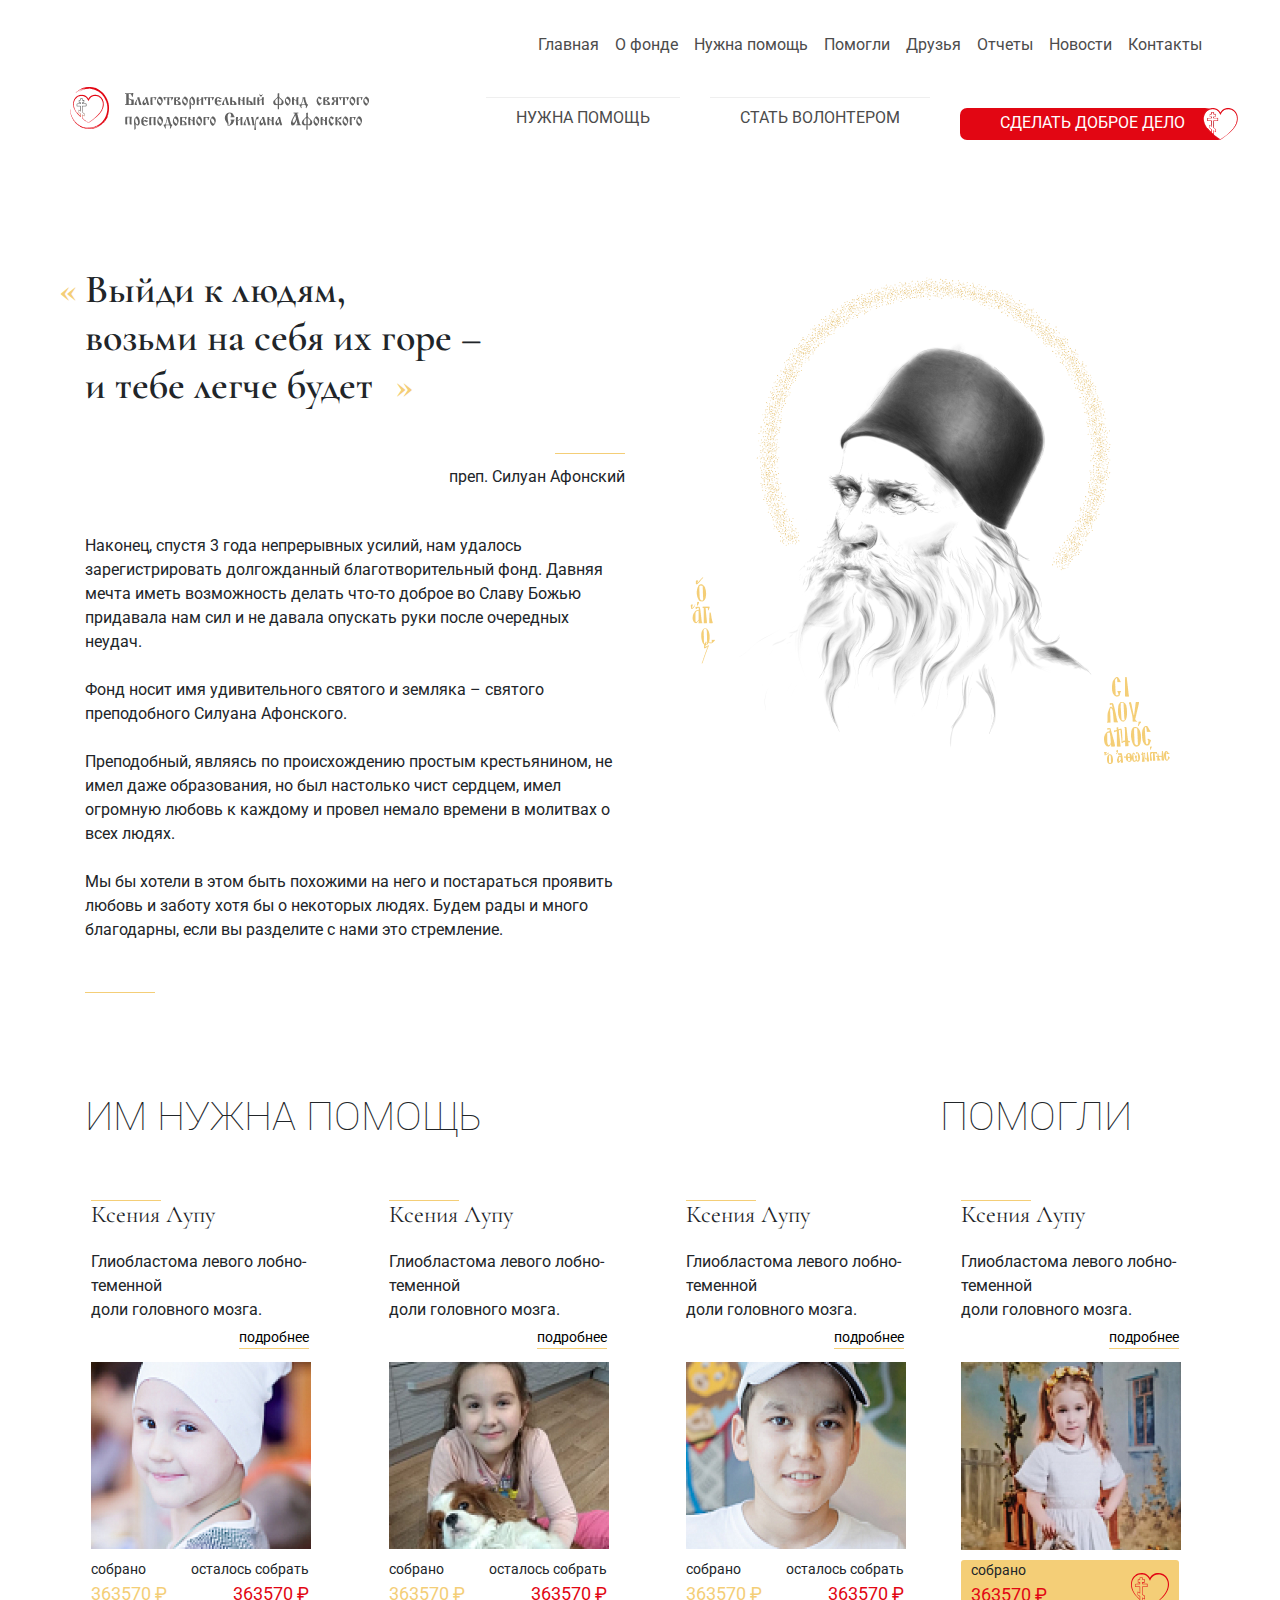
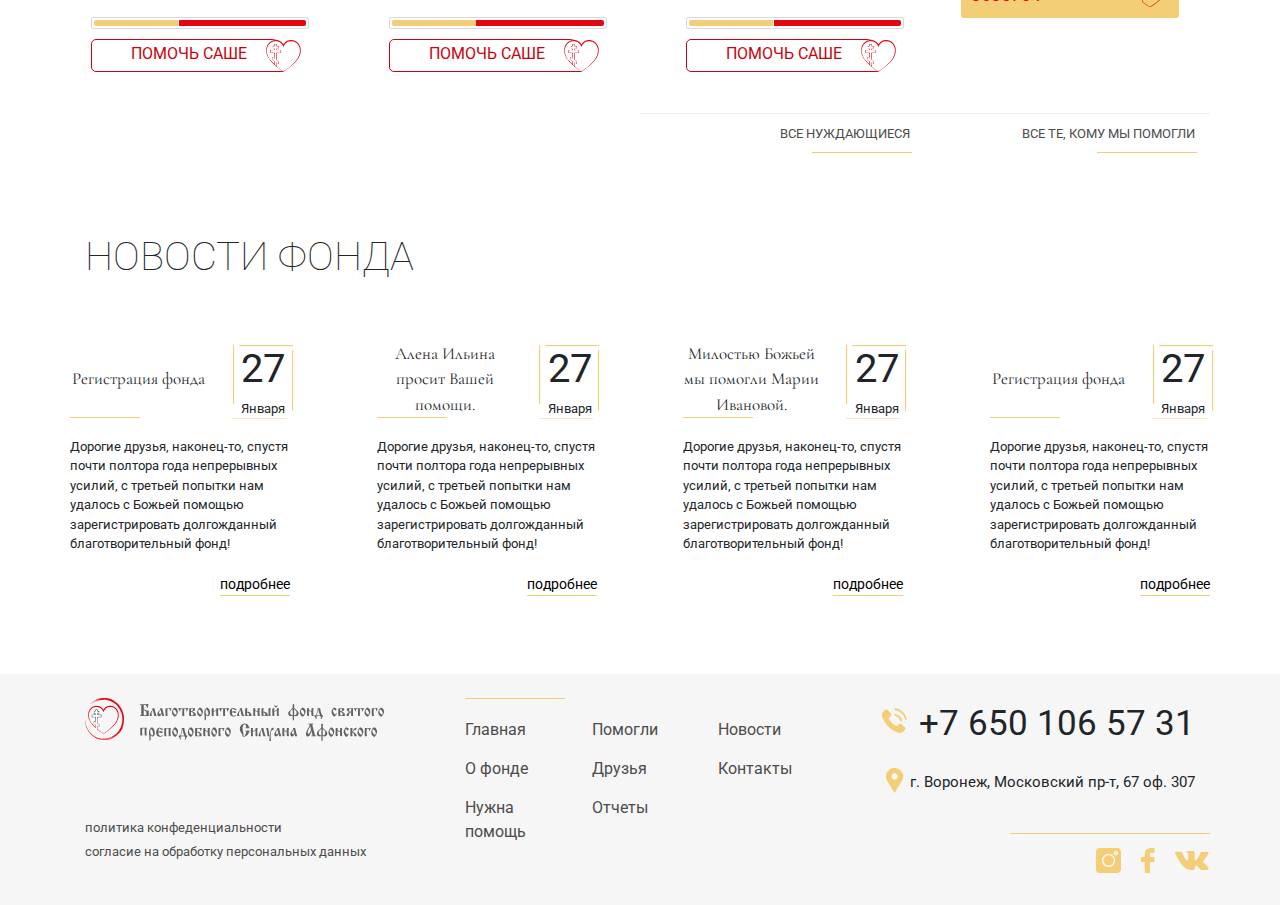
<file: index.html>
<!DOCTYPE html>
<html lang="en">
<head>
	<meta charset="UTF-8">
	<title>Index</title>

	<link rel="stylesheet" href="https://stackpath.bootstrapcdn.com/bootstrap/4.4.1/css/bootstrap.min.css" integrity="sha384-Vkoo8x4CGsO3+Hhxv8T/Q5PaXtkKtu6ug5TOeNV6gBiFeWPGFN9MuhOf23Q9Ifjh" crossorigin="anonymous">
	<link rel="stylesheet" href="css/main.css">
</head>
<body>
<!--TOP NAVBAR-->
	<div class="container nbar">
		<div class="row justify-content-end">
			<div class="navbar_item"><a href="">Главная</a></div>
			<div class="navbar_item"><a href="">О фонде</a></div>
			<div class="navbar_item"><a href="">Нужна помощь</a></div>
			<div class="navbar_item"><a href="">Помогли</a></div>
			<div class="navbar_item"><a href="">Друзья</a></div>
			<div class="navbar_item"><a href="">Отчеты</a></div>
			<div class="navbar_item"><a href="">Новости</a></div>
			<div class="navbar_item"><a href="">Контакты</a></div>
		</div>
	</div>
<!--HEADER-->
	<div class="container main_header">
		<div class="row" id="header_row">
			<img src="images/fond_logo.png">
			<div class="row justify-content-end help_btns">
				<div class="sub_btn n_help"><a href="#">Нужна помощь</a></div>
				<div class="sub_btn bec_vol"><a href="#">Cтать волонтером</a></div>
				<div class="red_button"><a href="#">Cделать доброе дело</a></div>
			</div>
		</div>
	</div>
<!--CONTENT-->
	<div class="container top_content">
		<div class="row">
			<div class="text col-lg-6">
				<h1>
					<span id="f_bracket">«</span>Выйди к людям,<br>
					возьми на себя их горе – <br>
					и тебе легче будет<span id="s_bracket">»</span>
				</h1>
				<span id="name_tag">преп. Силуан Афонский</span><br>
				<span id="main_text">
					Наконец, спустя 3 года непрерывных усилий, нам удалось зарегистрировать долгожданный благотворительный фонд. Давняя мечта иметь возможность делать что-то доброе во Славу Божью придавала нам сил и не давала опускать руки после очередных неудач.
					<br><br>
					Фонд носит имя удивительного святого и земляка – святого преподобного Силуана Афонского.
					<br><br>
					Преподобный, являясь по происхождению простым крестьянином, не имел даже образования, но был настолько чист сердцем,  имел огромную любовь к каждому и провел немало времени в молитвах о всех людях.
					<br><br>
					Мы бы хотели в этом быть похожими на него и постараться проявить любовь и заботу хотя бы о некоторых людях. Будем рады и много благодарны, если вы разделите с нами это стремление.
				</span>
				<div class="hr"></div>
			</div>
		<!--LARGE IMAGE-->
			<div class="saint text-center col-lg-6">
				<img id="saint_fir" src="images/1.png">
				<img id="saint_sec" src="images/афонский-011.png">
				<img id="saint_thr" src="images/2.png">
			</div>
		</div>
	</div>
	<div class="container need_help">
	
	<!--HELP CARDS-->
		<div class="row">
		<div class="col-md-9">
				<h1 id="h_le">ИМ НУЖНА ПОМОЩЬ</h1>
			<div class="row items_row">
			<div class="need_help_item">
				<div class="hr"></div>
				<h4>Ксения Лупу</h4>
				<span id="disease">
					Глиобластома левого лобно-теменной<br>
					доли головного мозга.
				</span>
				<div class="more_info"><a href="#">подробнее</a></div>
				<div class="child_photo">
					<img src="images/children/a59f41d82f90e2286aac8f11d871a974.jpg">
				</div>
				<div class="donations">
					<div class="count_alr">
						собрано <br>
						<span>363570 ₽</span>
					</div>
					<div class="count_left">
						осталось собрать <br>
						<span>363570 ₽</span>
					</div>
				</div>
				<div class="progres_bar">

				</div>
				<div class="help_to">
					<a href="#">ПОМОЧЬ САШЕ</a>
				</div>
			</div>
			<div class="need_help_item">
				<div class="hr"></div>
				<h4>Ксения Лупу</h4>
				<span id="disease">
					Глиобластома левого лобно-теменной<br>
					доли головного мозга.
				</span>
				<div class="more_info"><a href="#">подробнее</a></div>
				<div class="child_photo">
					<img src="images/children/33d5fe1118119d771bc46f799e7d4875.jpg">
				</div>
				<div class="donations">
					<div class="count_alr">
						собрано <br>
						<span>363570 ₽</span>
					</div>
					<div class="count_left">
						осталось собрать <br>
						<span>363570 ₽</span>
					</div>
				</div>
				<div class="progres_bar">

				</div>
				<div class="help_to">
					<a href="#">ПОМОЧЬ САШЕ</a>
				</div>
			</div>
			<div class="need_help_item">
				<div class="hr"></div>
				<h4>Ксения Лупу</h4>
				<span id="disease">
					Глиобластома левого лобно-теменной<br>
					доли головного мозга.
				</span>
				<div class="more_info"><a href="#">подробнее</a></div>
				<div class="child_photo">
					<img src="images/children/24c4808bb0293f0e6f8bf43665a492d8.jpg">
				</div>
				<div class="donations">
					<div class="count_alr">
						собрано <br>
						<span>363570 ₽</span>
					</div>
					<div class="count_left">
						осталось собрать <br>
						<span>363570 ₽</span>
					</div>
				</div>
				<div class="progres_bar">

				</div>
				<div class="help_to">
					<a href="#">ПОМОЧЬ САШЕ</a>
				</div>
			</div>
		</div>
		</div>
		<!--DONE-->
		<div class="col-lg-3">
			<h1 id="h_al">помогли</h1>
			<div class="need_help_item done">
				<div class="hr"></div>
				<h4>Ксения Лупу</h4>
				<span id="disease">
					Глиобластома левого лобно-теменной<br>
					доли головного мозга.
				</span>
				<div class="more_info"><a href="#">подробнее</a></div>
				<div class="child_photo">
					<img src="images/children/ae136f3065a7f22e247b3f2f2dfccc57 (1).jpg">
				</div>
				<div class="donations">
					<div class="count_alr">
						собрано <br>
						<span>363570 ₽</span>
					</div>
				</div>
				<div class="progres_bar">

				</div>
				<div class="help_to">
					<a href="#">ПОМОЧЬ САШЕ</a>
				</div>
			</div>
			</div>
			</div>
		</div>
	</div>
	<div class="container all_nd">
		<div class="row justify-content-end">
			<div class="all_nd_item col-md-3">
				<a href="#">ВСЕ нуждающиеся</a>
			</div>
			<div class="all_nd_item col-md-3">
				<a href="#">все те, кому мы помогли</a>
			</div>
		</div>
	</div>
<!--NEWS BLOCK-->
	<div class="container news">
		<h1>новости фонда</h1>
		<div class="row news_row">
			<div class="news_item">
				<div class="row news_topline">
					<div class="news_header col-md-8">Регистрация фонда</div>
					<div class="news_date col-md-4"><span id="numbers">27</span> <br> Января</div>
				</div>
				<div class="news_body">
				Дорогие друзья, наконец-то, спустя почти полтора года непрерывных усилий, с третьей попытки нам удалось с Божьей помощью зарегистрировать долгожданный благотворительный фонд!</div>
				<div class="more_info"><a href="#">подробнее</a></div>
			</div>

			<div class="news_item">
				<div class="row news_topline">
					<div class="news_header col-md-8">Алена Ильина просит Вашей помощи.</div>
					<div class="news_date col-md-4"><span id="numbers">27</span> <br> Января</div>
				</div>
				<div class="news_body">
				Дорогие друзья, наконец-то, спустя почти полтора года непрерывных усилий, с третьей попытки нам удалось с Божьей помощью зарегистрировать долгожданный благотворительный фонд!</div>
				<div class="more_info"><a href="#">подробнее</a></div>
			</div>

			<div class="news_item">
				<div class="row news_topline">
					<div class="news_header col-md-8">Милостью Божьей мы помогли Марии Ивановой.</div>
					<div class="news_date col-md-4"><span id="numbers">27</span> <br> Января</div>
				</div>
				<div class="news_body">
				Дорогие друзья, наконец-то, спустя почти полтора года непрерывных усилий, с третьей попытки нам удалось с Божьей помощью зарегистрировать долгожданный благотворительный фонд!</div>
				<div class="more_info"><a href="#">подробнее</a></div>
			</div>
			<div class="news_item">
				<div class="row news_topline">
					<div class="news_header col-md-8">Регистрация фонда</div>
					<div class="news_date col-md-4"><span id="numbers">27</span> <br> Января</div>
				</div>
				<div class="news_body">
				Дорогие друзья, наконец-то, спустя почти полтора года непрерывных усилий, с третьей попытки нам удалось с Божьей помощью зарегистрировать долгожданный благотворительный фонд!</div>
				<div class="more_info"><a href="#">подробнее</a></div>
			</div>
		</div>
	</div>
<!--FOOTER-->
	<div class="footer pt-4">
		<div class="container">
				<div class="row foot_row">
					<div class="f_logo col">
						<img src="images/fond_logo.png">
						<div class="poly">
							<br><a href="#">политика конфеденциальности</a><br>
							<a href="#">согласие на обработку персональных данных</a>
						</div>
					</div>
					<div class="f_menu col">
						<div class="row">
							<a class="col-md-4" href="#">Главная</a>
							<a class="col-md-4" href="#">Помогли</a>
							<a class="col-md-4" href="#">Новости</a>
							<a class="col-md-4" href="#">О фонде</a>
							<a class="col-md-4" href="#">Друзья</a>
							<a class="col-md-4" href="#">Контакты</a>
							<a class="col-md-4" href="#">Нужна помощь</a>
							<a class="col-md-4" href="#">Отчеты</a>
						</div>
					</div>
					<div class="f_contacts col">
						<span id="phone">+7 650 106 57 31</span><br>
						<span id="adress">г. Воронеж, Московский пр-т, 67 оф. 307</span>
							<div class="row social">
								<a href="#"><img id="instagram_logo" src="images/instagram.svg"></a>
								<a href="#"><img id="facebook_logo" src="images/facebook-logo.svg"></a>
								<a href="#"><img id="vk_logo" src="images/vk-social-network-logo.svg"></a>
							</div>
					</div>
				</div>
			</div>
		</div>
	</div>
</body>
</html>
</file>
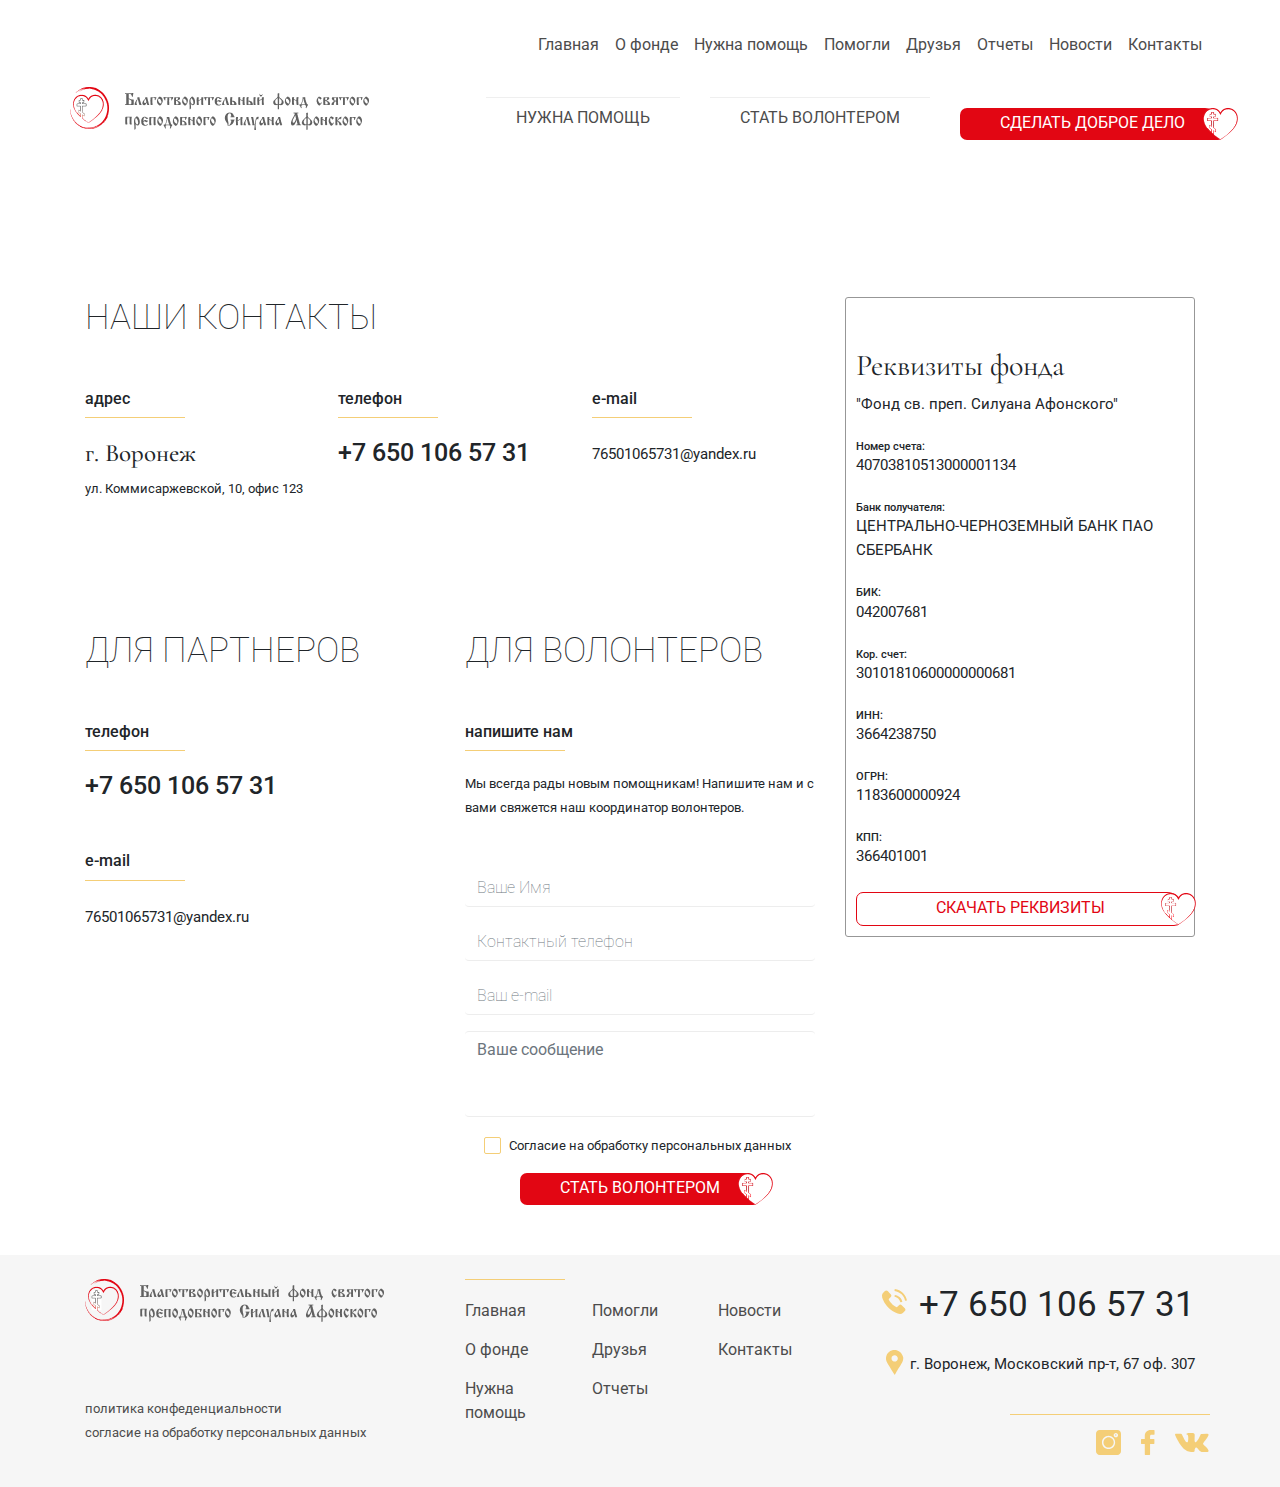
<file: contacts.html>
<!DOCTYPE html>
<html lang="en">
<head>
	<meta charset="UTF-8">
	<title>Contacts</title>

	<link rel="stylesheet" href="https://stackpath.bootstrapcdn.com/bootstrap/4.4.1/css/bootstrap.min.css" integrity="sha384-Vkoo8x4CGsO3+Hhxv8T/Q5PaXtkKtu6ug5TOeNV6gBiFeWPGFN9MuhOf23Q9Ifjh" crossorigin="anonymous">
	<link rel="stylesheet" href="css/main.css">
	<link rel="stylesheet" href="css/contacts.css">
</head>
<body>
<!--TOP NAVBAR-->
	<div class="container nbar">
		<div class="row justify-content-end">
			<div class="navbar_item"><a href="">Главная</a></div>
			<div class="navbar_item"><a href="">О фонде</a></div>
			<div class="navbar_item"><a href="">Нужна помощь</a></div>
			<div class="navbar_item"><a href="">Помогли</a></div>
			<div class="navbar_item"><a href="">Друзья</a></div>
			<div class="navbar_item"><a href="">Отчеты</a></div>
			<div class="navbar_item"><a href="">Новости</a></div>
			<div class="navbar_item"><a href="">Контакты</a></div>
		</div>
	</div>
<!--HEADER-->
	<div class="container main_header">
		<div class="row" id="header_row">
			<img src="images/fond_logo.png">
			<div class="row justify-content-end help_btns">
				<div class="sub_btn n_help"><a href="#">Нужна помощь</a></div>
				<div class="sub_btn bec_vol"><a href="#">Cтать волонтером</a></div>
				<div class="red_button"><a href="#">Cделать доброе дело</a></div>
			</div>
		</div>
	</div>


<!--CONTENT-->
	<div class="container top_content">
		<!--MAP
			<script type="text/javascript" charset="utf-8" async src="https://api-maps.yandex.ru/services/constructor/1.0/js/?um=constructor%3A252b4ac27857c83687a298e4ffad538165460fff31fa31f9494d87437e39304d&amp;width=100%25&amp;height=400&amp;lang=ru_RU&amp;scroll=true"></script>
		-->
		<div class="row">
			<div class="left_side col-md-8">
				<h1>наши контакты</h1>
				<div class="row">
					<div class="cont_cell adress col-md-4">
						<h6>адрес</h6>
						<h4>г. Воронеж</h4>
						<span>ул. Коммисаржевской, 10, офис 123</span>
					</div>
					<div class="cont_cell phone col-md-4">
						<h6>телефон</h6>
						<h4>+7 650 106 57 31</h4>
					</div>
					<div class="cont_cell e_mail col-md-4">
						<h6>e-mail</h6>
						<span>76501065731@yandex.ru</span>
					</div>
				</div>
				<div class="row">
					<div class="for_p col-md-6">
						<h1>для партнеров</h1>
						<div class="cont_cell phone ">
							<h6>телефон</h6>
							<h4>+7 650 106 57 31</h4>
						</div>
						<div class="cont_cell e_mail">
							<h6>e-mail</h6>
							<span>76501065731@yandex.ru</span>
						</div>
					</div>

					<div class="for_v col-md-6">
						<h1>Для волонтеров</h1>
						<div class="cont_cell">
							<h6>напишите нам</h6>
							<span>
								Мы всегда рады новым помощникам! Напишите нам и с вами свяжется наш координатор волонтеров. 
							</span>
						</div>
						<form>
							<div class="form-group">
								<input type="name" class="form-control" id="exampleInputname" placeholder="Ваше Имя" required>
							</div>
							<div class="form-group">
								<input type="phone" class="form-control" id="exampleInputphone" placeholder="Контактный телефон" required>
							</div>
							<div class="form-group">
								<input type="email" class="form-control" id="exampleInputEmail" placeholder="Ваш e-mail" required>
							</div>
							<div class="form-group">
								<textarea class="form-control" id="exampleFormControlTextarea1" rows="3" placeholder="Ваше сообщение"></textarea>
							</div>
							<div class="form-group form-check">
								<input type="checkbox" class="form-check-input" id="exampleCheck1">
								<label class="form-check-label position-relative" for="exampleCheck1">Согласие на обработку персональных данных
								</label>
							</div>
							<div class="row justify-content-center">
								<button type="submit" id="v_button" class="btn btn-primary ">Стать волонтером</button>
							</div>
						</form>
					</div>
				</div>
			</div>
			<div class="right_side col-lg-4">
				<div class="rek_block">
					<h4>Реквизиты фонда</h4>
					<span>"Фонд св. преп. Силуана Афонского"</span>
					<br><br>
					<h6>Номер счета: </h6>
					<span>40703810513000001134</span>
					<br><br>
					<h6>Банк получателя: </h6>
					<span>ЦЕНТРАЛЬНО-ЧЕРНОЗЕМНЫЙ БАНК ПАО СБЕРБАНК</span>
					<br><br>
					<h6>БИК: </h6>
					<span>042007681</span>
					<br><br>
					<h6>Кор. счет: </h6>
					<span>30101810600000000681</span>
					<br><br>
					<h6>ИНН: </h6>
					<span>3664238750</span>
					<br><br>
					<h6>ОГРН: </h6>
					<span>1183600000924</span>
					<br><br>
					<h6>КПП: </h6>
					<span>366401001</span>
					<br><br>
					<div class="downl_rek">
						<a href="#">скачать реквизиты</a>
					</div>

				</div>
			</div>
		</div>
	</div>



<!--FOOTER-->
	<div class="footer pt-4">
		<div class="container">
				<div class="row foot_row">
					<div class="f_logo col">
						<img src="images/fond_logo.png">
						<div class="poly">
							<br><a href="#">политика конфеденциальности</a><br>
							<a href="#">согласие на обработку персональных данных</a>
						</div>
					</div>
					<div class="f_menu col">
						<div class="row">
							<a class="col-md-4" href="#">Главная</a>
							<a class="col-md-4" href="#">Помогли</a>
							<a class="col-md-4" href="#">Новости</a>
							<a class="col-md-4" href="#">О фонде</a>
							<a class="col-md-4" href="#">Друзья</a>
							<a class="col-md-4" href="#">Контакты</a>
							<a class="col-md-4" href="#">Нужна помощь</a>
							<a class="col-md-4" href="#">Отчеты</a>
						</div>
					</div>
					<div class="f_contacts col">
						<span id="phone">+7 650 106 57 31</span><br>
						<span id="adress">г. Воронеж, Московский пр-т, 67 оф. 307</span>
							<div class="row social">
								<a href="#"><img id="instagram_logo" src="images/instagram.svg"></a>
								<a href="#"><img id="facebook_logo" src="images/facebook-logo.svg"></a>
								<a href="#"><img id="vk_logo" src="images/vk-social-network-logo.svg"></a>
							</div>
					</div>
				</div>
			</div>
		</div>
</body>
</html>
</file>
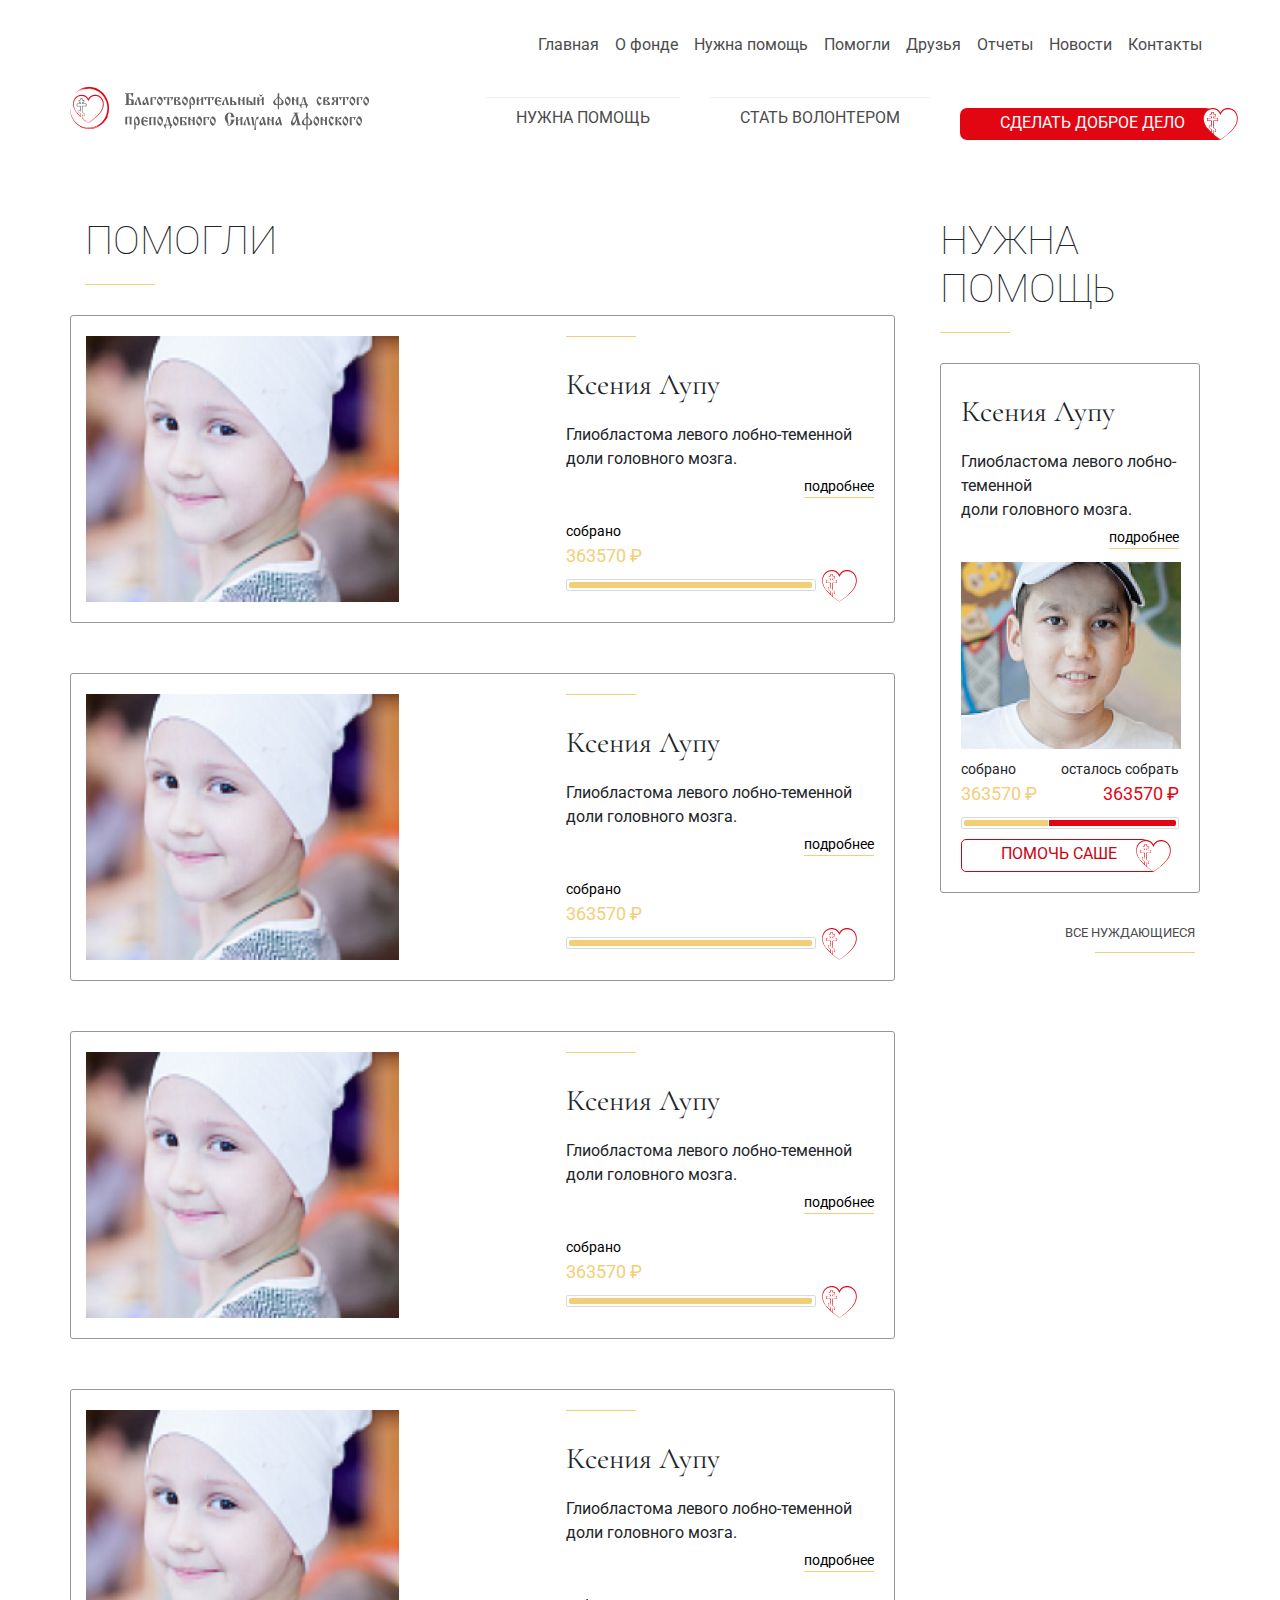
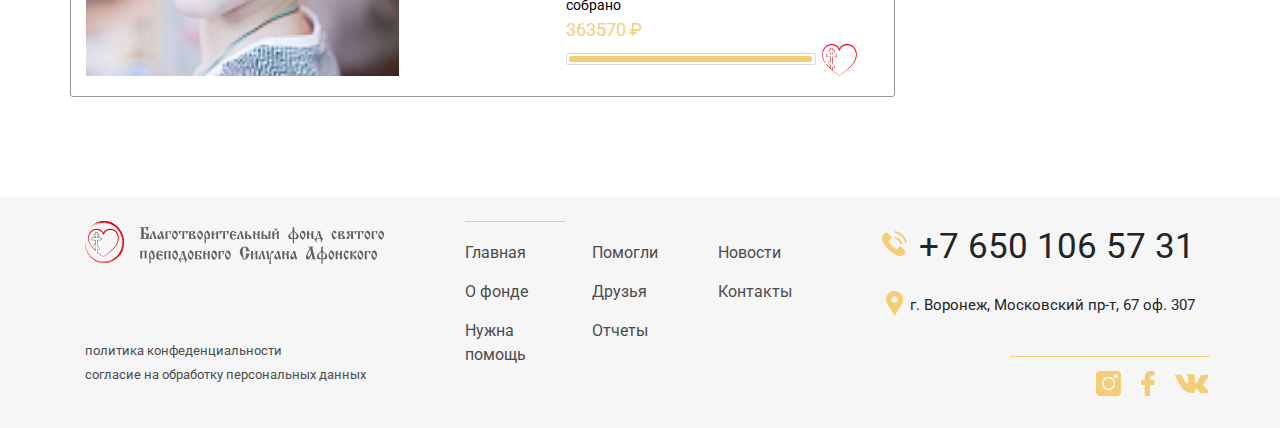
<file: helped.html>
<!DOCTYPE html>
<html lang="en">
<head>
	<meta charset="UTF-8">
	<title>Helped</title>

	<link rel="stylesheet" href="https://stackpath.bootstrapcdn.com/bootstrap/4.4.1/css/bootstrap.min.css" integrity="sha384-Vkoo8x4CGsO3+Hhxv8T/Q5PaXtkKtu6ug5TOeNV6gBiFeWPGFN9MuhOf23Q9Ifjh" crossorigin="anonymous">
	<link rel="stylesheet" href="css/main.css">
	<link rel="stylesheet" href="css/helped.css">
</head>
<body>
<!--TOP NAVBAR-->
	<div class="container nbar">
		<div class="row justify-content-end">
			<div class="navbar_item"><a href="">Главная</a></div>
			<div class="navbar_item"><a href="">О фонде</a></div>
			<div class="navbar_item"><a href="">Нужна помощь</a></div>
			<div class="navbar_item"><a href="">Помогли</a></div>
			<div class="navbar_item"><a href="">Друзья</a></div>
			<div class="navbar_item"><a href="">Отчеты</a></div>
			<div class="navbar_item"><a href="">Новости</a></div>
			<div class="navbar_item"><a href="">Контакты</a></div>
		</div>
	</div>
<!--HEADER-->
	<div class="container main_header">
		<div class="row" id="header_row">
			<img src="images/fond_logo.png">
			<div class="row justify-content-end help_btns">
				<div class="sub_btn n_help"><a href="#">Нужна помощь</a></div>
				<div class="sub_btn bec_vol"><a href="#">Cтать волонтером</a></div>
				<div class="red_button"><a href="#">Cделать доброе дело</a></div>
			</div>
		</div>
	</div>




<!--CONTENT-->
	<div class="container top_content">
		<div class="row">
			<div class="col-md-9">
				<h1>Помогли</h1>
				<div class="row need_help_item  done">
					<img class="col-md-5" src="images/children/a59f41d82f90e2286aac8f11d871a974.jpg">
					<div class="col-md-5">
						<div class="hr"></div>
						<h4>Ксения Лупу</h4>
						<span id="disease">
							Глиобластома левого лобно-теменной<br>
							доли головного мозга.
						</span>
						<div class="more_info"><a href="#">подробнее</a></div>
						<div class="donations">
							<div class="count_alr">
								собрано <br>
								<span>363570 ₽</span>
							</div>
						</div>
						<div class="progres_bar">
							
						</div>
					</div>
				</div>
				<div class="row need_help_item  done">
					<img class="col-md-5" src="images/children/a59f41d82f90e2286aac8f11d871a974.jpg">
					<div class="col-md-5">
						<div class="hr"></div>
						<h4>Ксения Лупу</h4>
						<span id="disease">
							Глиобластома левого лобно-теменной<br>
							доли головного мозга.
						</span>
						<div class="more_info"><a href="#">подробнее</a></div>
						<div class="donations">
							<div class="count_alr">
								собрано <br>
								<span>363570 ₽</span>
							</div>
						</div>
						<div class="progres_bar">
							
						</div>
					</div>
				</div>
				<div class="row need_help_item  done">
					<img class="col-md-5" src="images/children/a59f41d82f90e2286aac8f11d871a974.jpg">
					<div class="col-md-5">
						<div class="hr"></div>
						<h4>Ксения Лупу</h4>
						<span id="disease">
							Глиобластома левого лобно-теменной<br>
							доли головного мозга.
						</span>
						<div class="more_info"><a href="#">подробнее</a></div>
						<div class="donations">
							<div class="count_alr">
								собрано <br>
								<span>363570 ₽</span>
							</div>
						</div>
						<div class="progres_bar">
							
						</div>
					</div>
				</div>
				<div class="row need_help_item  done">
					<img class="col-md-5" src="images/children/a59f41d82f90e2286aac8f11d871a974.jpg">
					<div class="col-md-5">
						<div class="hr"></div>
						<h4>Ксения Лупу</h4>
						<span id="disease">
							Глиобластома левого лобно-теменной<br>
							доли головного мозга.
						</span>
						<div class="more_info"><a href="#">подробнее</a></div>
						<div class="donations">
							<div class="count_alr">
								собрано <br>
								<span>363570 ₽</span>
							</div>
						</div>
						<div class="progres_bar">
							
						</div>
					</div>
				</div>
			</div>
			<div class="col-lg-3">
				<h1>Нужна помощь</h1>

				<div class="need_help_item">
					<h4>Ксения Лупу</h4>
					<span id="disease">
						Глиобластома левого лобно-теменной<br>
						доли головного мозга.
					</span>
					<div class="more_info"><a href="#">подробнее</a></div>
					<div class="child_photo">
						<img src="images/children/24c4808bb0293f0e6f8bf43665a492d8.jpg">
					</div>
					<div class="donations">
						<div class="count_alr">
							собрано <br>
							<span>363570 ₽</span>
						</div>
						<div class="count_left">
							осталось собрать <br>
							<span>363570 ₽</span>
						</div>
					</div>
					<div class="progres_bar">

					</div>
					<div class="help_to">
						<a href="#">ПОМОЧЬ САШЕ</a>
					</div>
				</div>
				<div class="container all_nd">
					<div class="row justify-content-end">
						<div class="all_nd_item">
							<a href="#">ВСЕ нуждающиеся</a>
						</div>
					</div>
				</div>
			</div>
		</div>
	</div>	





<!--FOOTER-->
	<div class="footer pt-4">
		<div class="container">
				<div class="row foot_row">
					<div class="f_logo col">
						<img src="images/fond_logo.png">
						<div class="poly">
							<br><a href="#">политика конфеденциальности</a><br>
							<a href="#">согласие на обработку персональных данных</a>
						</div>
					</div>
					<div class="f_menu col">
						<div class="row">
							<a class="col-md-4" href="#">Главная</a>
							<a class="col-md-4" href="#">Помогли</a>
							<a class="col-md-4" href="#">Новости</a>
							<a class="col-md-4" href="#">О фонде</a>
							<a class="col-md-4" href="#">Друзья</a>
							<a class="col-md-4" href="#">Контакты</a>
							<a class="col-md-4" href="#">Нужна помощь</a>
							<a class="col-md-4" href="#">Отчеты</a>
						</div>
					</div>
					<div class="f_contacts col">
						<span id="phone">+7 650 106 57 31</span><br>
						<span id="adress">г. Воронеж, Московский пр-т, 67 оф. 307</span>
							<div class="row social">
								<a href="#"><img id="instagram_logo" src="images/instagram.svg"></a>
								<a href="#"><img id="facebook_logo" src="images/facebook-logo.svg"></a>
								<a href="#"><img id="vk_logo" src="images/vk-social-network-logo.svg"></a>
							</div>
					</div>
				</div>
			</div>
		</div>
</body>
</html>
</file>
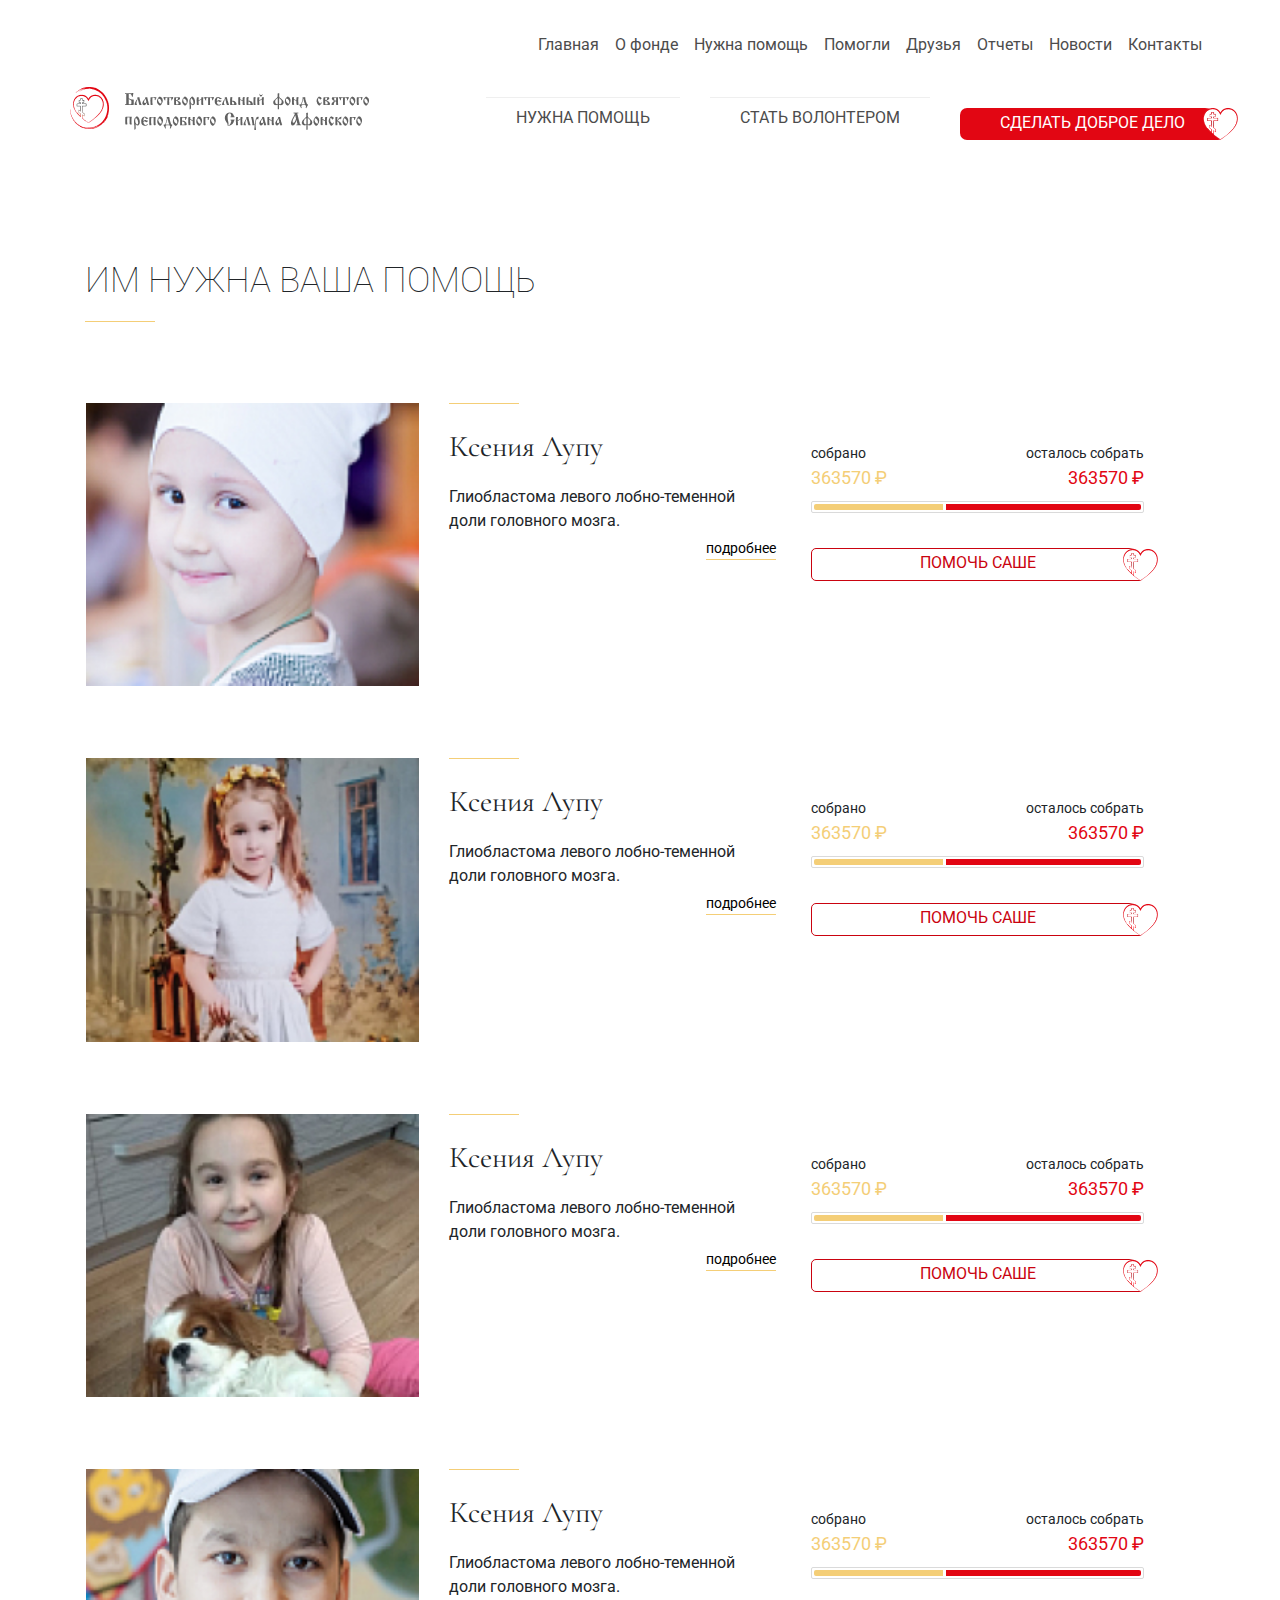
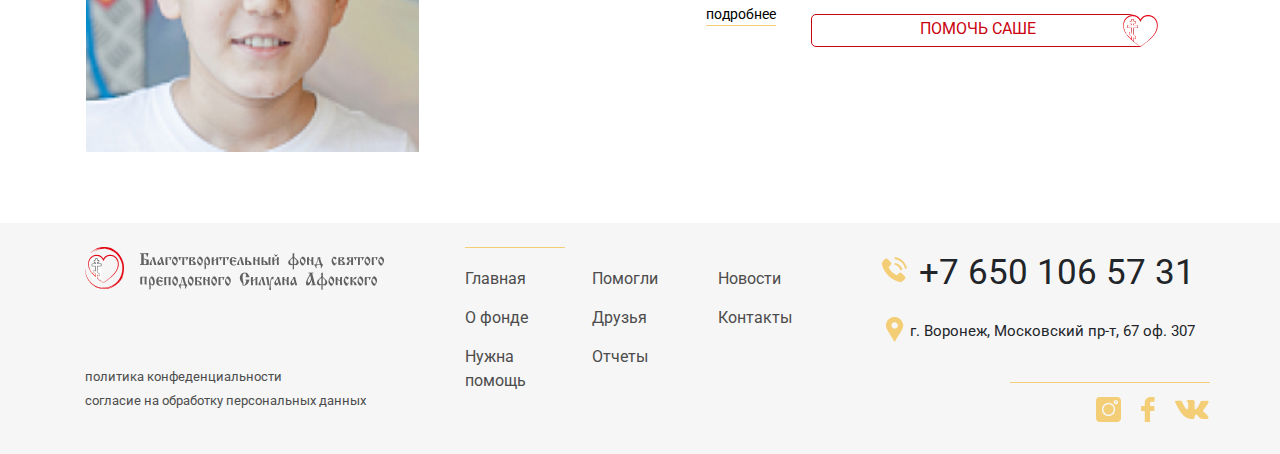
<file: need help.html>
<!DOCTYPE html>
<html lang="en">
<head>
	<meta charset="UTF-8">
	<title>Need help</title>

	<link rel="stylesheet" href="https://stackpath.bootstrapcdn.com/bootstrap/4.4.1/css/bootstrap.min.css" integrity="sha384-Vkoo8x4CGsO3+Hhxv8T/Q5PaXtkKtu6ug5TOeNV6gBiFeWPGFN9MuhOf23Q9Ifjh" crossorigin="anonymous">
	<link rel="stylesheet" href="css/main.css">
	<link rel="stylesheet" href="css/need help.css">
</head>
<body>
<!--TOP NAVBAR-->
	<div class="container nbar">
		<div class="row justify-content-end">
			<div class="navbar_item"><a href="">Главная</a></div>
			<div class="navbar_item"><a href="">О фонде</a></div>
			<div class="navbar_item"><a href="">Нужна помощь</a></div>
			<div class="navbar_item"><a href="">Помогли</a></div>
			<div class="navbar_item"><a href="">Друзья</a></div>
			<div class="navbar_item"><a href="">Отчеты</a></div>
			<div class="navbar_item"><a href="">Новости</a></div>
			<div class="navbar_item"><a href="">Контакты</a></div>
		</div>
	</div>
<!--HEADER-->
	<div class="container main_header">
		<div class="row" id="header_row">
			<img src="images/fond_logo.png">
			<div class="row justify-content-end help_btns">
				<div class="sub_btn n_help"><a href="#">Нужна помощь</a></div>
				<div class="sub_btn bec_vol"><a href="#">Cтать волонтером</a></div>
				<div class="red_button"><a href="#">Cделать доброе дело</a></div>
			</div>
		</div>
	</div>



<!--CONTENT-->
	<div class="container top_content">

		<h1>Им нужна ваша помощь</h1>
		<div class="row need_help_item">
			<img class="col-md-4" src="images/children/a59f41d82f90e2286aac8f11d871a974.jpg" alt="">
			<div class="col-md-4">
				<div class="hr"></div>
				<h4>Ксения Лупу</h4>
				<span id="disease">
					Глиобластома левого лобно-теменной<br>
					доли головного мозга.
				</span>
				<div class="more_info"><a href="#">подробнее</a></div>
			</div>

			<div class="col-md-4">
				<div class="donations">
					<div class="count_alr">
						собрано <br>
						<span>363570 ₽</span>
					</div>
					<div class="count_left">
						осталось собрать <br>
						<span>363570 ₽</span>
					</div>
				</div>
				<div class="progres_bar">

				</div>
				<div class="help_to">
					<a href="#">ПОМОЧЬ САШЕ</a>
				</div>
			</div>
		</div>
			<div class="row need_help_item">
			<img class="col-md-4" src="images/children/ae136f3065a7f22e247b3f2f2dfccc57 (1).jpg" alt="">
			<div class="col-md-4">
				<div class="hr"></div>
				<h4>Ксения Лупу</h4>
				<span id="disease">
					Глиобластома левого лобно-теменной<br>
					доли головного мозга.
				</span>
				<div class="more_info"><a href="#">подробнее</a></div>
			</div>

			<div class="col-md-4">
				<div class="donations">
					<div class="count_alr">
						собрано <br>
						<span>363570 ₽</span>
					</div>
					<div class="count_left">
						осталось собрать <br>
						<span>363570 ₽</span>
					</div>
				</div>
				<div class="progres_bar">

				</div>
				<div class="help_to">
					<a href="#">ПОМОЧЬ САШЕ</a>
				</div>
			</div>
		</div>
		<div class="row need_help_item">
			<img class="col-md-4" src="images/children/33d5fe1118119d771bc46f799e7d4875.jpg" alt="">
			<div class="col-md-4">
				<div class="hr"></div>
				<h4>Ксения Лупу</h4>
				<span id="disease">
					Глиобластома левого лобно-теменной<br>
					доли головного мозга.
				</span>
				<div class="more_info"><a href="#">подробнее</a></div>
			</div>

			<div class="col-md-4">
				<div class="donations">
					<div class="count_alr">
						собрано <br>
						<span>363570 ₽</span>
					</div>
					<div class="count_left">
						осталось собрать <br>
						<span>363570 ₽</span>
					</div>
				</div>
				<div class="progres_bar">

				</div>
				<div class="help_to">
					<a href="#">ПОМОЧЬ САШЕ</a>
				</div>
			</div>
		</div>
		<div class="row need_help_item">
			<img class="col-md-4" src="images/children/24c4808bb0293f0e6f8bf43665a492d8.jpg" alt="">
			<div class="col-md-4">
				<div class="hr"></div>
				<h4>Ксения Лупу</h4>
				<span id="disease">
					Глиобластома левого лобно-теменной<br>
					доли головного мозга.
				</span>
				<div class="more_info"><a href="#">подробнее</a></div>
			</div>

			<div class="col-md-4">
				<div class="donations">
					<div class="count_alr">
						собрано <br>
						<span>363570 ₽</span>
					</div>
					<div class="count_left">
						осталось собрать <br>
						<span>363570 ₽</span>
					</div>
				</div>
				<div class="progres_bar">

				</div>
				<div class="help_to">
					<a href="#">ПОМОЧЬ САШЕ</a>
				</div>
			</div>
		</div>
	</div>	



<!--FOOTER-->
	<div class="footer pt-4">
		<div class="container">
				<div class="row foot_row">
					<div class="f_logo col">
						<img src="images/fond_logo.png">
						<div class="poly">
							<br><a href="#">политика конфеденциальности</a><br>
							<a href="#">согласие на обработку персональных данных</a>
						</div>
					</div>
					<div class="f_menu col">
						<div class="row">
							<a class="col-md-4" href="#">Главная</a>
							<a class="col-md-4" href="#">Помогли</a>
							<a class="col-md-4" href="#">Новости</a>
							<a class="col-md-4" href="#">О фонде</a>
							<a class="col-md-4" href="#">Друзья</a>
							<a class="col-md-4" href="#">Контакты</a>
							<a class="col-md-4" href="#">Нужна помощь</a>
							<a class="col-md-4" href="#">Отчеты</a>
						</div>
					</div>
					<div class="f_contacts col">
						<span id="phone">+7 650 106 57 31</span><br>
						<span id="adress">г. Воронеж, Московский пр-т, 67 оф. 307</span>
							<div class="row social">
								<a href="#"><img id="instagram_logo" src="images/instagram.svg"></a>
								<a href="#"><img id="facebook_logo" src="images/facebook-logo.svg"></a>
								<a href="#"><img id="vk_logo" src="images/vk-social-network-logo.svg"></a>
							</div>
					</div>
				</div>
			</div>
		</div>
</body>
</html>
</file>
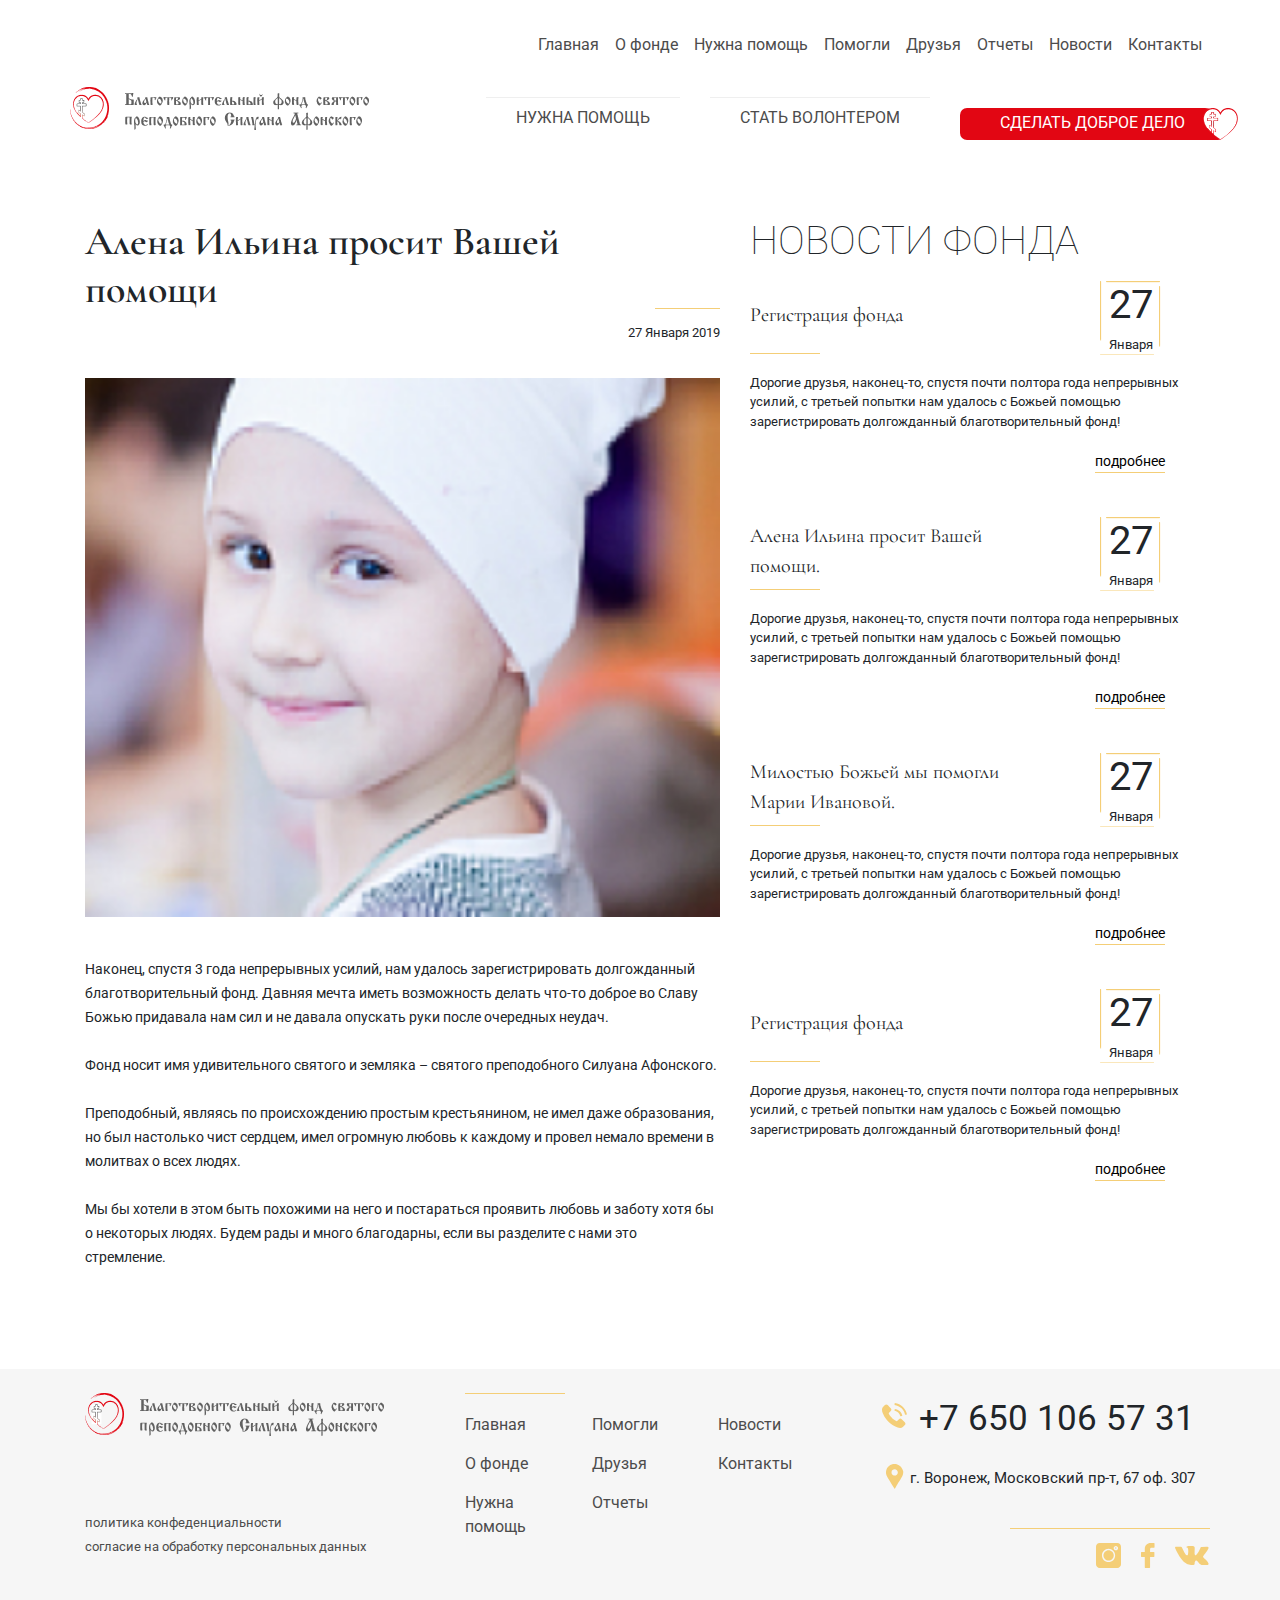
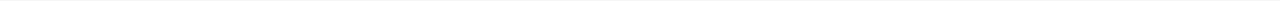
<file: news.html>
<!DOCTYPE html>
<html lang="en">
<head>
	<meta charset="UTF-8">
	<title>News</title>

	<link rel="stylesheet" href="https://stackpath.bootstrapcdn.com/bootstrap/4.4.1/css/bootstrap.min.css" integrity="sha384-Vkoo8x4CGsO3+Hhxv8T/Q5PaXtkKtu6ug5TOeNV6gBiFeWPGFN9MuhOf23Q9Ifjh" crossorigin="anonymous">
	<link rel="stylesheet" href="css/main.css">
	<link rel="stylesheet" href="css/news.css">
</head>
<body>
<!--TOP NAVBAR-->
	<div class="container nbar">
		<div class="row justify-content-end">
			<div class="navbar_item"><a href="">Главная</a></div>
			<div class="navbar_item"><a href="">О фонде</a></div>
			<div class="navbar_item"><a href="">Нужна помощь</a></div>
			<div class="navbar_item"><a href="">Помогли</a></div>
			<div class="navbar_item"><a href="">Друзья</a></div>
			<div class="navbar_item"><a href="">Отчеты</a></div>
			<div class="navbar_item"><a href="">Новости</a></div>
			<div class="navbar_item"><a href="">Контакты</a></div>
		</div>
	</div>
<!--HEADER-->
	<div class="container main_header">
		<div class="row" id="header_row">
			<img src="images/fond_logo.png">
			<div class="row justify-content-end help_btns">
				<div class="sub_btn n_help"><a href="#">Нужна помощь</a></div>
				<div class="sub_btn bec_vol"><a href="#">Cтать волонтером</a></div>
				<div class="red_button"><a href="#">Cделать доброе дело</a></div>
			</div>
		</div>
	</div>
<!--CONTENT-->
	<div class="container top_content">
		<div class="row">
			<div class="right_side col-md-7">
				<h1>Алена Ильина просит Вашей  <br> помощи</h1>
				<div class="date">27 Января 2019</div>
				<img src="images/children/a59f41d82f90e2286aac8f11d871a974.jpg">
				<span>
					Наконец, спустя 3 года непрерывных усилий, нам удалось зарегистрировать долгожданный благотворительный фонд. Давняя мечта иметь возможность делать что-то доброе во Славу Божью придавала нам сил и не давала опускать руки после очередных неудач. 
					<br><br>
					Фонд носит имя удивительного святого и земляка – святого преподобного Силуана Афонского.
					<br><br>
					Преподобный, являясь по происхождению простым крестьянином, не имел даже образования, но был настолько чист сердцем,  имел огромную любовь к каждому и провел немало времени в молитвах о всех людях.
					<br><br>
					Мы бы хотели в этом быть похожими на него и постараться проявить любовь и заботу хотя бы о некоторых людях. Будем рады и много благодарны, если вы разделите с нами это стремление.
					</span>
			</div>
			<div class="left_side col-md-5">
				<h1>новости фонда</h1>

				<div class="container news">
					<div class="row news_row">
						<div class="news_item">
							<div class="row news_topline">
								<div class="news_header col-md-8">Регистрация фонда</div>
								<div class="news_date col-md-4"><span id="numbers">27</span> <br> Января</div>
							</div>
							<div class="news_body">
							Дорогие друзья, наконец-то, спустя почти полтора года непрерывных усилий, с третьей попытки нам удалось с Божьей помощью зарегистрировать долгожданный благотворительный фонд!</div>
							<div class="more_info"><a href="#">подробнее</a></div>
						</div>

						<div class="news_item">
							<div class="row news_topline">
								<div class="news_header col-md-8">Алена Ильина просит Вашей помощи.</div>
								<div class="news_date col-md-4"><span id="numbers">27</span> <br> Января</div>
							</div>
							<div class="news_body">
							Дорогие друзья, наконец-то, спустя почти полтора года непрерывных усилий, с третьей попытки нам удалось с Божьей помощью зарегистрировать долгожданный благотворительный фонд!</div>
							<div class="more_info"><a href="#">подробнее</a></div>
						</div>

						<div class="news_item">
							<div class="row news_topline">
								<div class="news_header col-md-8">Милостью Божьей мы помогли Марии Ивановой.</div>
								<div class="news_date col-md-4"><span id="numbers">27</span> <br> Января</div>
							</div>
							<div class="news_body">
							Дорогие друзья, наконец-то, спустя почти полтора года непрерывных усилий, с третьей попытки нам удалось с Божьей помощью зарегистрировать долгожданный благотворительный фонд!</div>
							<div class="more_info"><a href="#">подробнее</a></div>
						</div>

						<div class="news_item">
							<div class="row news_topline">
								<div class="news_header col-md-8">Регистрация фонда</div>
								<div class="news_date col-md-4"><span id="numbers">27</span> <br> Января</div>
							</div>
							<div class="news_body">
							Дорогие друзья, наконец-то, спустя почти полтора года непрерывных усилий, с третьей попытки нам удалось с Божьей помощью зарегистрировать долгожданный благотворительный фонд!</div>
							<div class="more_info"><a href="#">подробнее</a></div>
						</div>
					</div>
				</div>
			</div>
		</div>
	</div>	
<!--FOOTER-->
	<div class="footer pt-4">
		<div class="container">
				<div class="row foot_row">
					<div class="f_logo col">
						<img src="images/fond_logo.png">
						<div class="poly">
							<br><a href="#">политика конфеденциальности</a><br>
							<a href="#">согласие на обработку персональных данных</a>
						</div>
					</div>
					<div class="f_menu col">
						<div class="row">
							<a class="col-md-4" href="#">Главная</a>
							<a class="col-md-4" href="#">Помогли</a>
							<a class="col-md-4" href="#">Новости</a>
							<a class="col-md-4" href="#">О фонде</a>
							<a class="col-md-4" href="#">Друзья</a>
							<a class="col-md-4" href="#">Контакты</a>
							<a class="col-md-4" href="#">Нужна помощь</a>
							<a class="col-md-4" href="#">Отчеты</a>
						</div>
					</div>
					<div class="f_contacts col">
						<span id="phone">+7 650 106 57 31</span><br>
						<span id="adress">г. Воронеж, Московский пр-т, 67 оф. 307</span>
							<div class="row social">
								<a href="#"><img id="instagram_logo" src="images/instagram.svg"></a>
								<a href="#"><img id="facebook_logo" src="images/facebook-logo.svg"></a>
								<a href="#"><img id="vk_logo" src="images/vk-social-network-logo.svg"></a>
							</div>
					</div>
				</div>
			</div>
		</div>
</body>
</html>
</file>
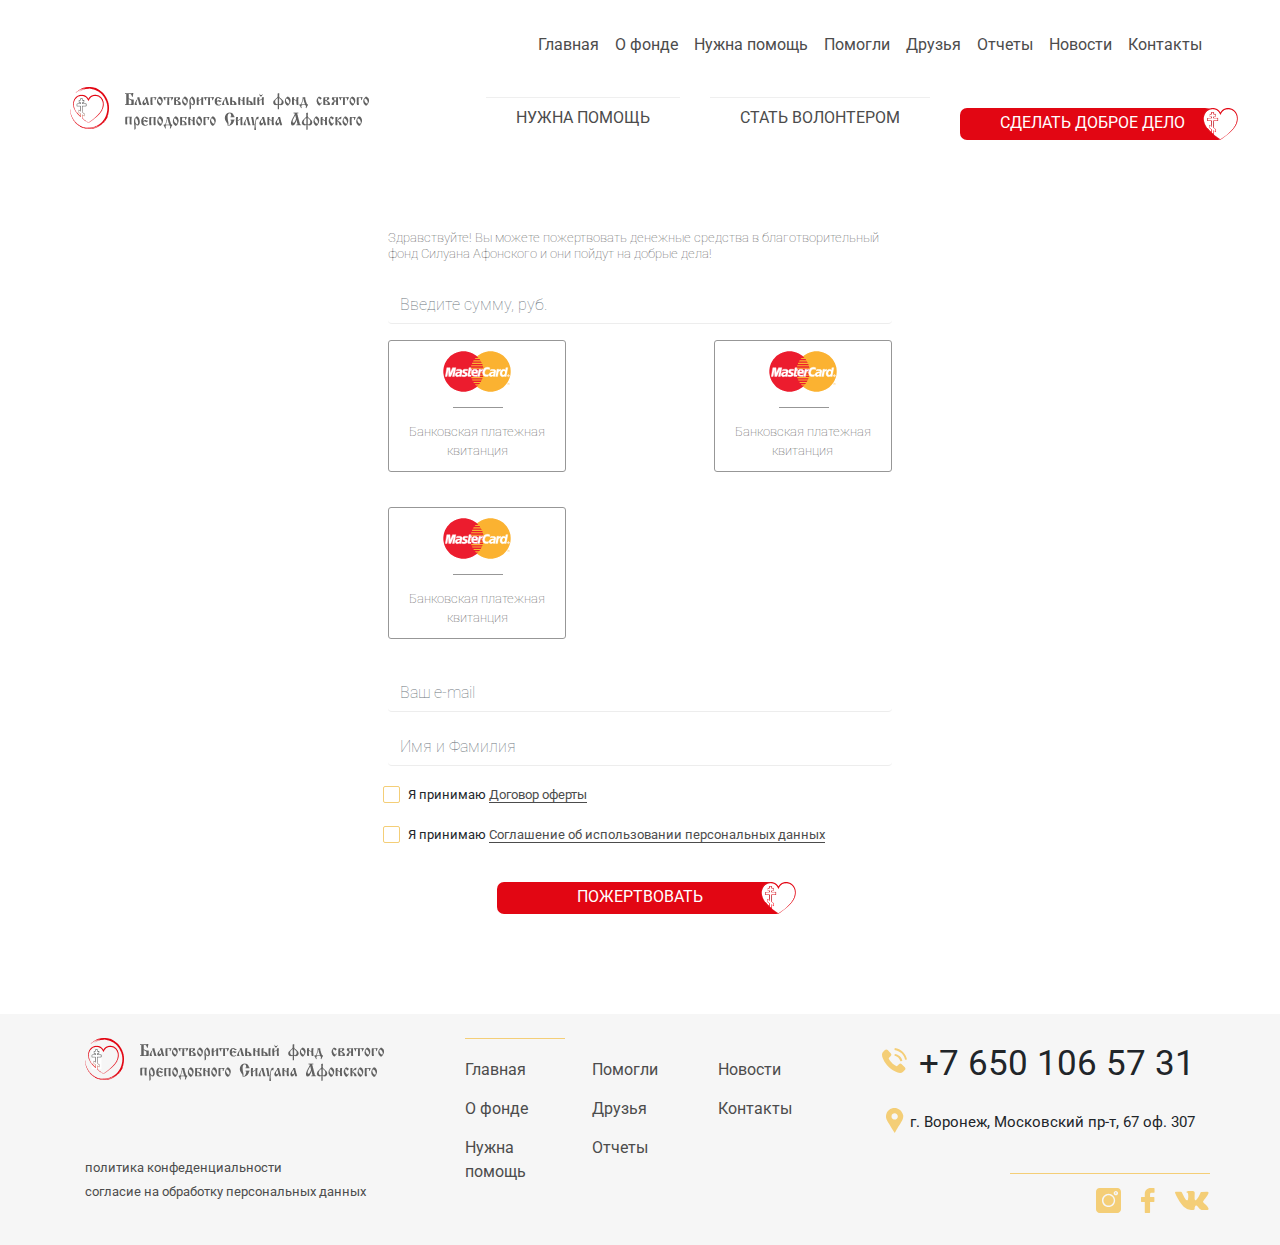
<file: pay.html>
<!DOCTYPE html>
<html lang="en">
<head>
	<meta charset="UTF-8">
	<title>Pay</title>

	<link rel="stylesheet" href="https://stackpath.bootstrapcdn.com/bootstrap/4.4.1/css/bootstrap.min.css" integrity="sha384-Vkoo8x4CGsO3+Hhxv8T/Q5PaXtkKtu6ug5TOeNV6gBiFeWPGFN9MuhOf23Q9Ifjh" crossorigin="anonymous">
	<link rel="stylesheet" href="css/main.css">
	<link rel="stylesheet" href="css/contacts.css">
	<link rel="stylesheet" href="css/pay1.css">
</head>
<body>
<!--TOP NAVBAR-->
	<div class="container nbar">
		<div class="row justify-content-end">
			<div class="navbar_item"><a href="">Главная</a></div>
			<div class="navbar_item"><a href="">О фонде</a></div>
			<div class="navbar_item"><a href="">Нужна помощь</a></div>
			<div class="navbar_item"><a href="">Помогли</a></div>
			<div class="navbar_item"><a href="">Друзья</a></div>
			<div class="navbar_item"><a href="">Отчеты</a></div>
			<div class="navbar_item"><a href="">Новости</a></div>
			<div class="navbar_item"><a href="">Контакты</a></div>
		</div>
	</div>
<!--HEADER-->
	<div class="container main_header">
		<div class="row" id="header_row">
			<img src="images/fond_logo.png">
			<div class="row justify-content-end help_btns">
				<div class="sub_btn n_help"><a href="#">Нужна помощь</a></div>
				<div class="sub_btn bec_vol"><a href="#">Cтать волонтером</a></div>
				<div class="red_button"><a href="#">Cделать доброе дело</a></div>
			</div>
		</div>
	</div>





<!--CONTENT-->
<div class="container col-md-5 for_v">
	<h6>Здравствуйте! Вы можете пожертвовать денежные средства в благотворительный фонд Силуана Афонского и они пойдут на добрые дела!</h6>
	<form>
		<div class="form-group">
			<input type="text" class="form-control" id="exampleInputphone" placeholder="Введите сумму, руб." required>
		</div>
		<div class="payment row">
			<input type="radio" name="p_var" class="form-check-input" id="payment1">
			<label class="form-check-label position-relative payment_item text-center" for="payment1">
				<img src="images/Group.svg" alt=""><br>
				<span>Банковская платежная <br> квитанция</span>

			</label>

			<input type="radio" name="p_var" class="form-check-input" id="payment2">
			<label class="form-check-label position-relative payment_item text-center" for="payment2">
				<img src="images/Group.svg" alt=""><br>
				<span>Банковская платежная <br> квитанция</span>

			</label>

			<input type="radio" name="p_var" class="form-check-input" id="payment3">
			<label class="form-check-label position-relative payment_item text-center" for="payment3">
				<img src="images/Group.svg" alt=""><br>
				<span>Банковская платежная <br> квитанция</span>

			</label>
		</div>
		<div class="form-group">
			<input type="email" class="form-control" id="exampleInputEmail" placeholder="Ваш e-mail" required>
		</div>
		<div class="form-group">
			<input type="text" class="form-control" id="exampleInputname" placeholder="Имя и Фамилия" required>
		</div>


		<div class="form-group form-check">
			<input type="checkbox" class="form-check-input" id="offCheck1">
			<label class="form-check-label position-relative" for="offCheck1">Я принимаю 
				<a href="#">Договор оферты</a>
			</label>
		</div>
		<div class="form-group form-check">
			<input type="checkbox" class="form-check-input" id="persCheck1">
			<label class="form-check-label position-relative" for="persCheck1">Я принимаю <a href="#">Соглашение об использовании персональных данных</a>
			</label>
		</div>
		<div class="row justify-content-center">
			<button type="submit" id="v_button" class="btn btn-primary ">Пожертвовать</button>
		</div>
	</form>
</div>











<!--FOOTER-->
	<div class="footer pt-4">
		<div class="container">
				<div class="row foot_row">
					<div class="f_logo col">
						<img src="images/fond_logo.png">
						<div class="poly">
							<br><a href="#">политика конфеденциальности</a><br>
							<a href="#">согласие на обработку персональных данных</a>
						</div>
					</div>
					<div class="f_menu col">
						<div class="row">
							<a class="col-md-4" href="#">Главная</a>
							<a class="col-md-4" href="#">Помогли</a>
							<a class="col-md-4" href="#">Новости</a>
							<a class="col-md-4" href="#">О фонде</a>
							<a class="col-md-4" href="#">Друзья</a>
							<a class="col-md-4" href="#">Контакты</a>
							<a class="col-md-4" href="#">Нужна помощь</a>
							<a class="col-md-4" href="#">Отчеты</a>
						</div>
					</div>
					<div class="f_contacts col">
						<span id="phone">+7 650 106 57 31</span><br>
						<span id="adress">г. Воронеж, Московский пр-т, 67 оф. 307</span>
							<div class="row social">
								<a href="#"><img id="instagram_logo" src="images/instagram.svg"></a>
								<a href="#"><img id="facebook_logo" src="images/facebook-logo.svg"></a>
								<a href="#"><img id="vk_logo" src="images/vk-social-network-logo.svg"></a>
							</div>
					</div>
				</div>
			</div>
		</div>
</body>
</html>
</file>
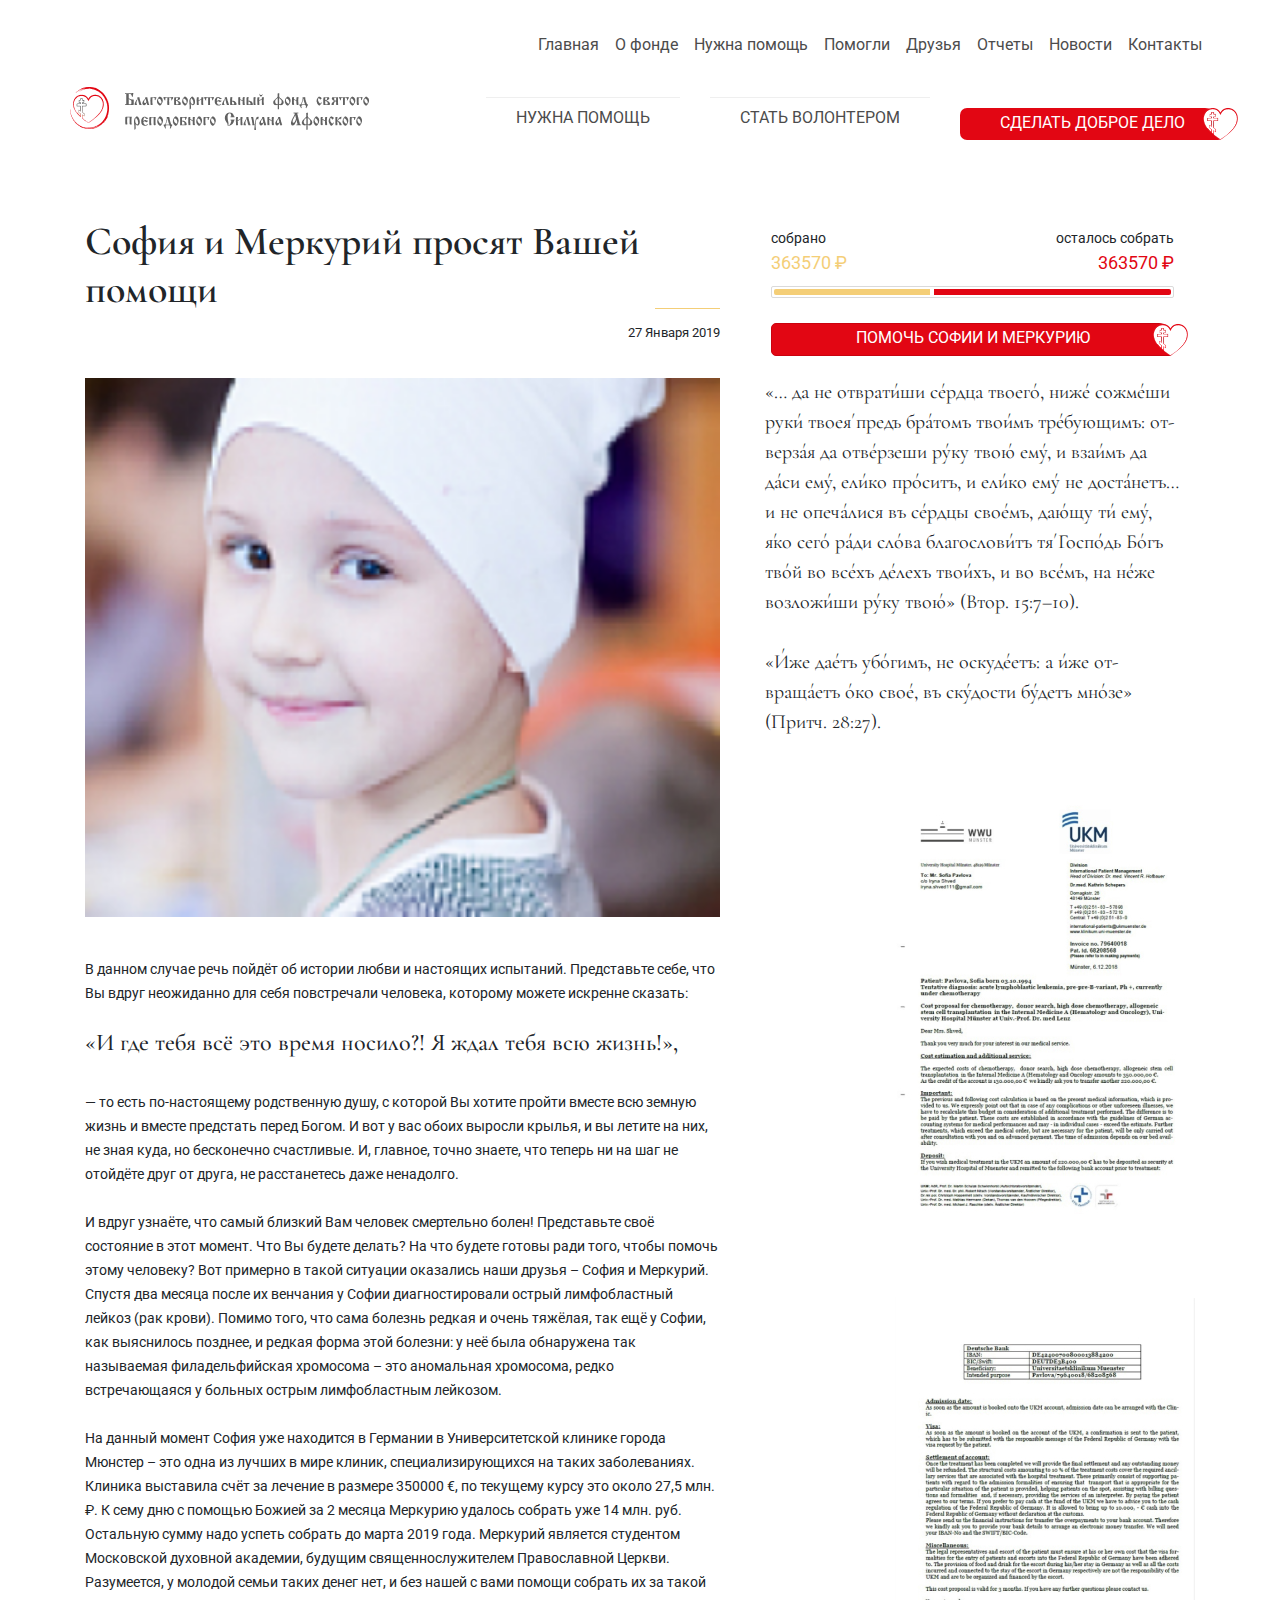
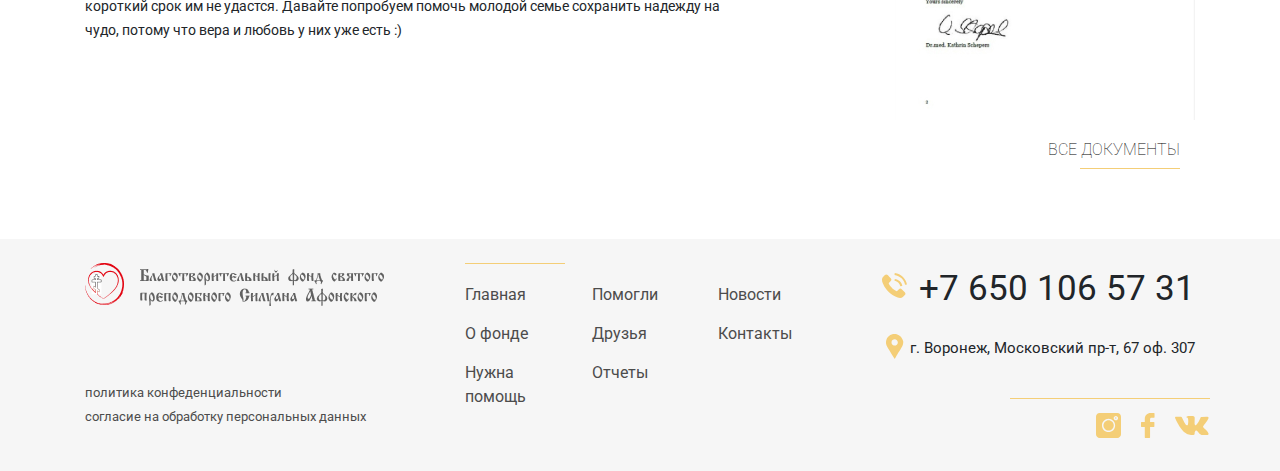
<file: person need.html>
<!DOCTYPE html>
<html lang="en">
<head>
	<meta charset="UTF-8">
	<title>Person need</title>

	<link rel="stylesheet" href="https://stackpath.bootstrapcdn.com/bootstrap/4.4.1/css/bootstrap.min.css" integrity="sha384-Vkoo8x4CGsO3+Hhxv8T/Q5PaXtkKtu6ug5TOeNV6gBiFeWPGFN9MuhOf23Q9Ifjh" crossorigin="anonymous">
	<link rel="stylesheet" href="css/main.css">
	<link rel="stylesheet" href="css/news.css">
</head>
<body>
<!--TOP NAVBAR-->
	<div class="container nbar">
		<div class="row justify-content-end">
			<div class="navbar_item"><a href="">Главная</a></div>
			<div class="navbar_item"><a href="">О фонде</a></div>
			<div class="navbar_item"><a href="">Нужна помощь</a></div>
			<div class="navbar_item"><a href="">Помогли</a></div>
			<div class="navbar_item"><a href="">Друзья</a></div>
			<div class="navbar_item"><a href="">Отчеты</a></div>
			<div class="navbar_item"><a href="">Новости</a></div>
			<div class="navbar_item"><a href="">Контакты</a></div>
		</div>
	</div>
<!--HEADER-->
	<div class="container main_header">
		<div class="row" id="header_row">
			<img src="images/fond_logo.png">
			<div class="row justify-content-end help_btns">
				<div class="sub_btn n_help"><a href="#">Нужна помощь</a></div>
				<div class="sub_btn bec_vol"><a href="#">Cтать волонтером</a></div>
				<div class="red_button"><a href="#">Cделать доброе дело</a></div>
			</div>
		</div>
	</div>
<!--CONTENT-->
	<div class="container top_content">
		<div class="row">
			<div class="right_side col-md-7">
				<h1>София и Меркурий просят Вашей <br> помощи</h1>
				<div class="date">27 Января 2019</div>
				<img src="images/children/a59f41d82f90e2286aac8f11d871a974.jpg">
				<span>
					В данном случае речь пойдёт об истории любви и настоящих испытаний. Представьте себе, что Вы вдруг неожиданно для себя повстречали человека, которому можете искренне сказать:
					<br><br>
					<h4>«И где тебя всё это время носило?! Я ждал тебя всю жизнь!»,</h4>
					<br>
					— то есть по-настоящему родственную душу, с которой Вы хотите пройти вместе всю земную жизнь и вместе предстать перед Богом. И вот у вас обоих выросли крылья, и вы летите на них, не зная куда, но бесконечно счастливые. И, главное, точно знаете, что теперь ни на шаг не отойдёте друг от друга, не расстанетесь даже ненадолго.
					<br><br>
					И вдруг узнаёте, что самый близкий Вам человек смертельно болен! Представьте своё состояние в этот момент. Что Вы будете делать? На что будете готовы ради того, чтобы помочь этому человеку? Вот примерно в такой ситуации оказались наши друзья – София и Меркурий. Спустя два месяца после их венчания у Софии диагностировали острый лимфобластный лейкоз (рак крови). Помимо того, что сама болезнь редкая и очень тяжёлая, так ещё у Софии, как выяснилось позднее, и редкая форма этой болезни: у неё была обнаружена так называемая филадельфийская хромосома – это аномальная хромосома, редко встречающаяся у больных острым лимфобластным лейкозом. 
					<br><br>
					На данный момент София уже находится в Германии в Университетской клинике города Мюнстер – это одна из лучших в мире клиник, специализирующихся на таких заболеваниях. Клиника выставила счёт за лечение в размере 350000 €, по текущему курсу это около 27,5 млн. ₽. К сему дню с помощью Божией за 2 месяца Меркурию удалось собрать уже 14 млн. руб. Остальную сумму надо успеть собрать до марта 2019 года. Меркурий является студентом Московской духовной академии, будущим священнослужителем Православной Церкви. Разумеется, у молодой семьи таких денег нет, и без нашей с вами помощи собрать их за такой короткий срок им не удастся. Давайте попробуем помочь молодой семье сохранить надежду на чудо, потому что вера и любовь у них уже есть :)
					<br><br>
				</span>
			</div>
			<div class="left_side col-md-5">
				<div class="container news">
					<div class="row items_row">
						<div class="need_help_item">
							<div class="donations">
								<div class="count_alr">
									собрано <br>
									<span>363570 ₽</span>
								</div>
								<div class="count_left">
									осталось собрать <br>
									<span>363570 ₽</span>
								</div>
							</div>
							<div class="progres_bar">

							</div>
							<div class="help_to">
								<a href="#">Помочь Софии и Меркурию</a>
							</div>
						</div>
					</div>
					<span id="pray">
						«… да не отврати́ши се́рдца твоего́, ниже́ сожме́ши руки́ твоея́ предъ бра́томъ твои́мъ тре́бующимъ: от­верза́я да от­ве́рзеши ру́ку твою́ ему́, и взаи́мъ да да́си ему́, ели́ко про́ситъ, и ели́ко ему́ не доста́нетъ… и не опеча́лися въ се́рдцы сво­е́мъ, даю́щу ти́ ему́, я́ко сего́ ра́ди сло́ва благослови́тъ тя́ Госпо́дь Бо́гъ тво́й во все́хъ де́лехъ тво­и́хъ, и во все́мъ, на не́же воз­ложи́ши ру́ку твою́» (Втор. 15:7–10).
						<br><br>
						«И́же дае́тъ убо́гимъ, не оскуде́етъ: а и́же от­враща́етъ о́ко свое́, въ ску́дости бу́детъ мно́зе» (Притч. 28:27).
					</span>
					<div class="docs row">
						<img src="images/docs/1.jpg">
						<img src="images/docs/2.jpg">
					</div>

					<h6><a href="">ВСЕ документы</a></h6>
				</div>
			</div>
		</div>
	</div>	
<!--FOOTER-->
	<div class="footer pt-4">
		<div class="container">
				<div class="row foot_row">
					<div class="f_logo col">
						<img src="images/fond_logo.png">
						<div class="poly">
							<br><a href="#">политика конфеденциальности</a><br>
							<a href="#">согласие на обработку персональных данных</a>
						</div>
					</div>
					<div class="f_menu col">
						<div class="row">
							<a class="col-md-4" href="#">Главная</a>
							<a class="col-md-4" href="#">Помогли</a>
							<a class="col-md-4" href="#">Новости</a>
							<a class="col-md-4" href="#">О фонде</a>
							<a class="col-md-4" href="#">Друзья</a>
							<a class="col-md-4" href="#">Контакты</a>
							<a class="col-md-4" href="#">Нужна помощь</a>
							<a class="col-md-4" href="#">Отчеты</a>
						</div>
					</div>
					<div class="f_contacts col">
						<span id="phone">+7 650 106 57 31</span><br>
						<span id="adress">г. Воронеж, Московский пр-т, 67 оф. 307</span>
							<div class="row social">
								<a href="#"><img id="instagram_logo" src="images/instagram.svg"></a>
								<a href="#"><img id="facebook_logo" src="images/facebook-logo.svg"></a>
								<a href="#"><img id="vk_logo" src="images/vk-social-network-logo.svg"></a>
							</div>
					</div>
				</div>
			</div>
		</div>
</body>
</html>
</file>
<file: css/main.css>
@import url('https://fonts.googleapis.com/css?family=Cormorant+Garamond:300|Roboto:300&display=swap&subset=cyrillic');
@import url('https://fonts.googleapis.com/css?family=Roboto:100&display=swap&subset=greek-ext');
@import url('https://fonts.googleapis.com/css?family=Cormorant+Garamond&display=swap&subset=cyrillic-ext');

h1{
	font-weight:100; 
}
body{
	width:100%;
	 overflow-x:hidden;
}
.container{
	margin: auto;
}
.navbar_item{
	margin-top:21px;
	margin-bottom: 30px;
	border-top: 1px transparent solid;
}
	.navbar_item a{
		font-family: 'Roboto', sans-serif;
		text-decoration: none;
		color: #4C4C4C;
		padding-top: 11px;
		display: block;
		padding-right: .5rem;
		padding-left: .5rem;
	}
	.navbar_item:hover{
		border-color: #F4CE77;
	}
.main_header{
	margin-bottom:57px;
}
	.main_header img{
		margin-bottom:30px;
		height: 43px;
		width: 299px;
	}
	.main_header .help_btns{
		align-items: center;
		flex: 1;
	}
		.main_header .sub_btn{
			text-transform: uppercase;
			align-self: center;
			border-top: 1px #EFEFEF solid;
			margin-right: 30px;
			text-align: center;
			margin-bottom:20px;
		}
			.main_header .sub_btn:hover{
				border-color: #F4CE77;
			}
			.main_header .sub_btn a{
				display: block;
				padding: 8px 30px 0px 30px;
				font-family: 'Roboto', sans-serif;
				text-decoration: none;
				color: #4C4C4C;
			}
		.main_header .red_button{
			background-color: #E20613;
			border-radius: 7px 20px 7px 7px;
			text-transform: uppercase;
			align-self: center;
			text-align: center;
			transition: box-shadow 0.2s;
		}
			.main_header .red_button:hover{
				box-shadow: 0 0 10px #E20613; 
			}
			.main_header .red_button a{
				display: block;
				padding: 3px 40px 5px 40px;
				text-decoration: none;
				color: white;
				position: relative;
			}
			.main_header .red_button a::after{
				content:'';
				height: 35px;
				width: 35px;
				position: absolute;
				background-size: contain;
				background-image: url(../images/heart.png);
				right: -13px;
				top:-2px;
			}
.top_content{

}
	.top_content h1{
		font-family: Cormorant Garamond;
		margin-top: 0px;
		font-weight:600; 
	}
	.top_content h1 #f_bracket{
		display: block;
		transform: translateX(-10px);
		position: relative;
		top: 3rem;
		right: 1rem;
		color: #F4CE77;
	}
	.top_content h1 #s_bracket{
		display: block;
		transform: translateX(-10px);
		position: relative;
		bottom: 3rem;
		left: 20rem;
		color: #F4CE77;
	}
#name_tag{
	display: block;
	text-align: right;
	position: relative;
	font-family: 'Roboto', sans-serif;
	margin-bottom: 21px;
}
	#name_tag::after{
		content: '';
		position: absolute;
		width:70px;
		height:1px;
		right: 0px;
		bottom:35px;
		background-color:#F4CE77;
	}
#main_text{
	font-family: 'Roboto', sans-serif;
	margin-bottom: 60px;
}
.hr{
	width:70px;
	height:1px;
	margin-top: 50px;
	background-color:#F4CE77;
}
.saint{
	position: relative;
	margin-top: 60px;
}
	#saint_fir{
		position: absolute;
		top: 300px;
		left: 50px;
	}
	#saint_thr{
		position: absolute;
		top: 400px;
		right: 40px;
	}
.need_help{
	margin-top: 100px;
}
.items_row{
	justify-content: space-between;
}
	.need_help #h_le{
		font-family: Roboto;
		text-transform: uppercase;
	}
	.need_help #h_al{
		font-family: Roboto;
		text-align: left;
		text-transform: uppercase;
	}
	.need_help_item{
		position: relative;
		width:260px;
		border:1px transparent solid;
		border-radius: 3px;
		padding:0 20px 20px 20px;
		transition: border-color 0.2s;
		cursor: default;
	}
	.need_help_item:hover{
		border-color: #979797;
	}
		.need_help_item h4{
			font-family: Cormorant Garamond;
			margin-bottom:20px;
			font-weight:normal;
		}
		#disease{
			font-family: 'Roboto', sans-serif;
			margin-bottom:20px;
		}
		.more_info{
			font-size: 14px;
			font-family: 'Roboto', sans-serif;
			margin-bottom:20px;
			width:70px;
			border-bottom: 1px #F4CE77 solid;
			display: block;
			position: absolute;
			right: 0;
		}
			.need_help_item	.more_info{
				margin-top:5px;
				margin-right: 20px;
			}
			.more_info a{
				text-decoration:none;
				color: black;
			}
		.child_photo{
			margin-top:40px;
		}
		.donations{
			margin-top:10px;
			position: relative;
			display: flex;
		}
			.donations .count_alr{
				font-size: 14px;
			}
				.donations .count_alr span{
					font-size: 18px;
					color: #F4CE77;
				}
			.donations .count_left{
				font-size: 14px;
				position: absolute;
				right: 0px;
				text-align:right;
			}
				.donations .count_left span{
					font-size: 18px;
					color: #E20613;
				}
		.progres_bar{
			border: 1px #DADADA solid;
			border-radius: 2px;
			padding: 2px;
			margin-top:10px;
			height:12px;
			position: relative;
		}
			.progres_bar::before{
				content: '';
				width:39%;
				height:6px;
				background-color: #F4CE77;
				position: absolute;
				border-radius: 2px 0px 0px 2px;
				left: 2px;
			}
			.progres_bar::after{
				content: '';
				width:59%;
				height:6px;
				background-color: #E20613;
				position: absolute;
				border-radius: 0px 2px 2px 0px;
				right: 2px;
			}
		.help_to{
			margin-top:10px;
			text-align:center;
			border:1px #CA030F solid;
			border-radius: 5px 15px 5px 5px;
			position: relative;
			width:90%;
			transition: box-shadow 0.2s;
		}
			.help_to:hover{
				box-shadow: 0 0 5px #E20613;
			}
		.help_to a{
			display: block;
			text-decoration: none;
			color: #CA030F;
			padding: 2px 0 5px 0;
		}
			.help_to a::after{
				content:'';
				height: 35px;
				width: 35px;
				position: absolute;
				background-size: contain;
				background-image: url(../images/heart.png);
				right: -15px;
				top:-2px;
			}
	.done .donations{
		background-color: #F4CE77;
		padding-left: 10px;
		padding-bottom: 10px;
		border-radius: 3px;
		position: relative;
		margin-bottom:50px;
	}
			.done .donations::after{
				content: '';
				position: absolute;
				right:10px;
				top:13px;
				width:38px;
				height:34px;
				background-repeat: no-repeat;
				background-image: url('../images/heart_transparent.svg');
				background-size: cover;
			}
		.done .donations span{
			color: #E20613;
		}
	.done .progres_bar{
		display: none;
	}
	.done .help_to{
		display: none;
	}
	.all_nd{
		margin-top:20px;
		font-family:Roboto;
		font-size: 13px;
		text-align: right;
		text-transform:uppercase;
	}
		.all_nd .all_nd_item{
			border-top:1px #EFEFEF solid;
			position: relative;
			margin-bottom:30px;
		}
			.all_nd .all_nd_item::after{
				content: '';
				background-color:#F4CE77;
				position: absolute;
				bottom: 0px;
				right:13px;
				height:1px;
				width:100px;
			}
			.all_nd .all_nd_item a{
				padding-top: 10px;
				padding-bottom: 10px;
				display: block;
				text-decoration: none;
				color: #4C4C4C;
			}
.news{
	margin-top:50px;
}
	.news h1{
		text-transform:uppercase;
		font-family: Roboto;
	}
	.news_row{
		justify-content: space-between;
		margin-bottom:100px;
	}
	.news .news_item{
		width:220px;
		position: relative;
		margin-top: 50px;
	}
	.news_topline{
		align-items: center;
		margin-bottom:18px;
	}
		.news_header{
			font-family: Cormorant Garamond;
			font-size: 17px;
			text-align: center;
			padding-right: 15px;
			position: relative;
		}
		.news_date{
			text-align: center;
			font-family: Roboto;
			font-size: 13px;
			background-image:url('../images/Component 2.png');
			background-position: center 6px;
			background-repeat: no-repeat;
			background-origin: content-box;
		}
			.news_date #numbers{
				font-size: 40px;
			}
		.news_body{
			font-family: Roboto;
			font-size: 13px;
			position: relative;
			margin-bottom: 20px;
		}
			.news_body::before{
				content:'';
				position: absolute;
				height:1px;
				width:70px;
				background-color: #F4CE77;
				top:-20px;
				left: 0;
			}
		.new_item .more_info{
			margin-bottom:20px;
		}
.footer{
	margin-top: 50px;
	padding-bottom:20px;
	background-color: #F6F6F6;
}
	.foot_row{
		justify-content: space-between;
	}
		.footer	.f_logo .poly{
			margin-top:50px;
		}
			.footer	.f_logo .poly a{
			font-family: Roboto;
			font-size: 13px;
			text-decoration: none;
			color: #4C4C4C;
		}
		.f_menu{
			padding-top: 20px;
			position: relative;
		}
		.f_menu::before{
			content: '';
			position: absolute;
			height:1px;
			width:100px;
			background-color: #F4CE77;
			top: 0;
			left: 15;
		}
		.f_menu a{
			display: block;
			margin-bottom: 15px;
			text-decoration:none;
			color: #4C4C4C;
			font-family: Roboto;
		}


	.f_contacts{
		font-family: Roboto;
		font-size: 35px;
		text-align: right;
	}
		.f_contacts #phone{
			position: relative;
		}
			.f_contacts #phone::before{
				content: '';
				position: absolute;
				left: -37px;
				top:5px;
				width:25px;
				height:25px;
				background-repeat: no-repeat;
				background-image: url('../images/telephone.svg');
				background-size: cover;
			}
		.f_contacts #adress{
			font-size: 15px;
			position: relative;
		}
			.f_contacts #adress::before{
				content: '';
				position: absolute;
				left: -24px;
				top:-5px;
				width:18px;
				height:25px;
				background-repeat: no-repeat;
				background-image: url('../images/facebook-placeholder-for-locate-places-on-maps.svg');
				background-size: cover;
			}
		.f_contacts .social{
			margin-top:30px;
			justify-content: flex-end;
			position: relative;
		}
				.f_contacts .social::after{
					content: '';
					position: absolute;
					height:1px;
					width:200px;
					top:0;
					right: 0;
					background-color: #F4CE77;
				}
			.f_contacts .social #instagram_logo{
				margin-left: 20px;
				width:25px;
			}
			.f_contacts .social #facebook_logo{
				margin-left: 20px;
				height:25px;
			}
			.f_contacts .social #vk_logo{
				margin-left: 20px;
				width:35px;
			}
@media screen and (max-device-width: 990px) {
    .foot_row{
    	display: block;
    }
 }
@media screen and (max-device-width: 768px) {
    #header_row{
    	display: block;
    }
    .main_header .red_button{
			width: 100%
		}
 }
</file>
<file: css/contacts.css>
h1{
	text-transform: uppercase;
}
.top_content .left_side h1{
	margin-top: 80px;
	font-size: 35px;
	font-family: 'Roboto';
	font-weight: 100;
	margin-bottom:50px;
}

.top_content .left_side h6{
	position: relative;
	margin-bottom: 30px;
	font-family: Roboto;
}
	.top_content .left_side h6::after{
		content: '';
		position: absolute;
		bottom: -10px;
		left: 0;
		height: 1px;
		width: 100px;
		background-color: #F4CE77;
	}
.top_content .left_side h4{
	font-family: Roboto;
	font-size: 25px;
}
	.top_content .left_side .adress h4{
		font-family: Cormorant Garamond;
		font-size: 25px;
	}
	.top_content .left_side .e_mail span{
		padding-top: 5px;
		display: block;
		font-size: 15px;
	}
	.top_content .left_side span{
		font-family: Roboto;
		font-size: 13px;
	}
.top_content .left_side .cont_cell{
	margin-bottom: 50px;
}
.for_v form input{
	box-shadow: none;
	border:none;
	border-bottom: 1px #EDEDED solid;
	font-weight: 100;
}
	.for_v form input:focus{
		border-color: #F4CE77;
		box-shadow: inherit;
	}
.for_v form textarea{
	border:none;
	resize: none;
	border-bottom: 1px #EDEDED solid;
	border-top: 1px #EDEDED solid;
}
	.for_v form textarea:focus{
		border-color: #F4CE77;
		box-shadow: inherit;
	}
.form-check{
	text-align: center;
}
	.for_v  input[type="checkbox"]{
		opacity: 0;
	}
	input[type="checkbox"] + label{
		cursor: pointer;
		font-size: 13px;
		font-family: 'Roboto';
	}
	input[type="checkbox"]:checked + label::before{
		background-image: url('../images/Suscess.svg');
		background-position: center;
		background-repeat: no-repeat;
		background-size: cover;
	}
	.for_v .form-check-label::before{
		content:'';
		position: absolute;
		height:17px;
		width:17px;
		border:1px #F4CE77 solid;
		border-radius: 2px;
		top: 1px;
		left: -25px;
	}
.for_v #v_button{
	background-color: #E20613;
	border-radius: 7px 15px 7px 7px;
	padding: 3px 40px 5px 40px;
	text-transform: uppercase;
	text-align: center;
	transition: box-shadow 0.2s;
	position: relative;
	border: none;
}
	.for_v #v_button:hover{
		box-shadow: 0px 0px 10px #E20613;
	}
	.for_v #v_button:focus{
		box-shadow: 0px 0px 10px #E20613;
	}
	.for_v #v_button::after{
		content:'';
		height: 35px;
		width: 35px;
		position: absolute;
		background-size: contain;
		background-image: url(../images/heart.png);
		right: -13px;
		top:-2px;
	}
.right_side .rek_block{
	padding:50px 10px 10px 10px;
	margin-top: 80px;
	border: 1px #979797 solid;
	font-family: 'Roboto';
	border-radius: 3px;
}
.right_side .rek_block h4{
	font-family: Cormorant Garamond;
	font-size: 30px;
	font-weight: 400;
}
.right_side .rek_block span{
	margin:0;
	font-size:15px;
}
.right_side .rek_block h6{
	margin:0;
	font-size:11px;
}
.right_side .rek_block .downl_rek{
	background-color: inherit;
	border-radius: 7px 17px 10px 7px;
	text-transform: uppercase;
	text-align: center;
	transition: box-shadow 0.2s;
	position: relative;
	border: 1px #E20613 solid;
}
.right_side .rek_block .downl_rek:hover{
	box-shadow: 0px 0px 5px #E20613;
}
	.right_side .rek_block .downl_rek a{
		display: block;
		padding: 3px 40px 5px 40px;
		text-decoration: none;
		color: #E20613;
	}
	.right_side .rek_block .downl_rek a::after{
		content:'';
		height: 35px;
		width: 35px;
		position: absolute;
		background-size: contain;
		background-image: url(../images/heart.png);
		right: -13px;
		top:-2px;
	}
</file>
<file: css/helped.css>
body{
	overflow-x: hidden;
}
.top_content h1{
	text-transform: uppercase;
	font-family: 'Roboto';
	font-weight: 100;
	margin-bottom: 50px;
	position: relative;
}
.top_content h1::before{
	content:'';
	position: absolute;
	background-color: #F4CE77;
	height: 1px;
	width: 70px;
	bottom: -20px;
	left: 0;
}
.top_content .done{
	border: 1px #979797 solid;
	padding-top: 20px;
	padding-left: 0px;
	padding-right:0px;
	width: 100%;
	justify-content: space-between;
	margin-bottom:50px;
}
	.top_content .done .hr{
		margin-top:0px;
		margin-bottom:25px;
	}
	.top_content .done h4{
		font-size: 30px;
	}
	.top_content .done .donations{
		padding-bottom: 0px;
		padding-left:0px;
		background-color:inherit;
		color:black;
		margin-top: 50px;
		margin-bottom:0px;
	}
		.top_content .done .donations::after{
			display: none;
		}
		.top_content .done .donations .count_alr span{
			color:#F4CE77;
		}
	.top_content .done .progres_bar{

		width: 80%;
		display: block;
	}
		.top_content .done .progres_bar::before{
			border-radius: 2px 2px 2px 2px;
			width: 98%;
		}
		.top_content .done .progres_bar::after{
			content:'';
			background-color: inherit;
			height: 35px;
			width: 35px;
			position: absolute;
			background-size: contain;
			background-image: url(../images/heart.png);
			right: -42px;
			top:-12px;
		}
		.top_content .done img{
			margin:auto 0;
			height: 100%;
		}
.top_content .need_help_item{
	border: 1px #979797 solid;
}
	.top_content .need_help_item h4{
		font-size: 30px;
		margin-top:30px;
	}
.top_content .all_nd_item{
	border:none;
}
	.top_content .all_nd_item::after{
		right: 0;
	}
</file>
<file: css/need help.css>
.top_content{
	margin-top:100px;
}
	.top_content h1{
		font-family: Roboto;
		font-weight: 100;
		position: relative;
		margin-bottom: 100px;
		text-transform: uppercase;
		font-size: 35px;
	}
		.top_content h1::before{
			content:'';
			position: absolute;
			background-color: #F4CE77;
			height: 1px;
			width: 70px;
			bottom: -20px;
			left: 0;
		}
		.top_content .need_help_item{
			padding-left: 0px;
			transition: all 0s;
			width: 100%;
			margin-bottom: 50px;
		}
			.top_content .need_help_item:hover{
				border:1px white solid;
			}
		.top_content .need_help_item h4{
			font-size: 30px;
		}
		.top_content .need_help_item .donations{
			margin-top: 40px;
		}
		.top_content .need_help_item .hr{
			margin-top:0px;
			margin-bottom: 25px;
		}
		.top_content .need_help_item .help_to{
			margin-top:35px;
			text-transform: uppercase;
			width: 100%;
		}
</file>
<file: css/news.css>
.top_content .right_side h1{
	margin-bottom: 10px;
}
.top_content .right_side h4{
	font-family: Cormorant Garamond;
}
.top_content .right_side img{
	width: 100%;
	margin-bottom: 40px;
}
.top_content .right_side span{
	font-family: 'Roboto';
	font-size: 14px;
}
.top_content .right_side .date{
	position: relative;
	text-align: right;
	margin-bottom: 35px;
	font-family: 'Roboto';
	font-size: 13px;
}
	.top_content .right_side .date::after{
		content: '';
		position: absolute;
		height: 1px;
		width:65px;
		top:-15px;
		right: 0;
		background-color: #F4CE77;
	}
.top_content .left_side h1{
	text-transform: uppercase;
	font-family: 'Roboto';
	font-weight: 100;
	margin-bottom: 10px;
}
.top_content .news{
	margin-top: 0;
}
.top_content .left_side .news_item{
	margin-top:0;
	margin-bottom: 60px;
	width: 100%;
}
	.top_content .left_side .news_item .news_header{ 
		font-size: 20px;
		text-align: left;
	}
	.top_content .left_side .news_item .more_info{ 
		right: 30px;
	}
	.top_content .news .docs{
		justify-content:flex-end;
	}
		.top_content .news .docs img{
			margin-top: 60px;
			margin-bottom: 20px;
		}


	.top_content .left_side .need_help_item{
		transition: all 0;
		width: 100%;
	}
		.top_content .left_side .need_help_item:hover{
			border: 1px white solid;
		}
		.top_content .left_side .need_help_item .help_to{
			margin-top:25px;
			text-transform: uppercase;
			background-color:#E20613;
			width: 100%;
		}
		.top_content .left_side .need_help_item .help_to a{
			color: white;
		}
	#pray{
		font-family: Cormorant Garamond;
		font-size: 20px;
	}

	.top_content .left_side .news h6{
		position: relative;
		text-align:right;
		margin-bottom: 30px;
		font-family: Roboto;
		font-weight: 100;
		text-transform: uppercase;
	}
		.top_content .left_side .news h6 a{
			color: black;
			text-decoration: none;
		}
	.top_content .left_side .news h6::after{
		content: '';
		position: absolute;
		bottom: -10px;
		right: 0;
		height: 1px;
		width: 100px;
		background-color: #F4CE77;
	}
</file>
<file: css/pay1.css>
.for_v{
	margin-bottom:100px;
}
.for_v h6{
	margin-top:70px;
	font-family: 'Roboto';
	font-size: 13px;
	margin-bottom:25px;
	font-weight: 100;
	color: #4C4C4C;
}
.for_v .form-check{
	text-align: left;
}
.for_v #v_button{
	margin-top:20px;
	padding: 3px 80px 5px 80px;
}

.form-check{
	text-align: center;
}
.payment{
	margin:0;
	justify-content: space-between;
}

	.for_v .payment input[type="radio"]{
		opacity: 0;
	}
	.for_v .payment input[type="radio"] + label{
			cursor: pointer;
			font-size: 13px;
			font-family: 'Roboto';
		}
	.for_v .payment input[type="radio"]:checked + label::before{
			display: none;
		}
	.for_v .payment .form-check-label::before{
			display: none;
		}
	.payment_item{
		border: 1px #979797 solid;
		font-family: 'Roboto';
		border-radius: 3px;
		padding: 10px 20px 10px 20px;
		margin-bottom:35px;
		font-size: 13px;
	}
	.for_v .payment input[type="radio"]:checked + .payment_item{
		border-color: #E20613;
	}
		.payment_item img{
			width: 70px;
		}
		.payment_item span{
			margin-top:30px;
			display: block;
			position: relative;
			font-weight: 100;
			color: #4C4C4C;
		}
		.payment_item span::before{
			content: '';
			position: absolute;
			width: 50px;
			height: 1px;
			background-color: #979797;
			top: -15px;
			left: 44px;
		}
	label a{
		color: #4C4C4C;
		text-decoration: none;
		border-bottom: 1px #4C4C4C solid;
	}
		label a:hover{
			color: #4C4C4C;
			text-decoration: none;
		}
</file>
